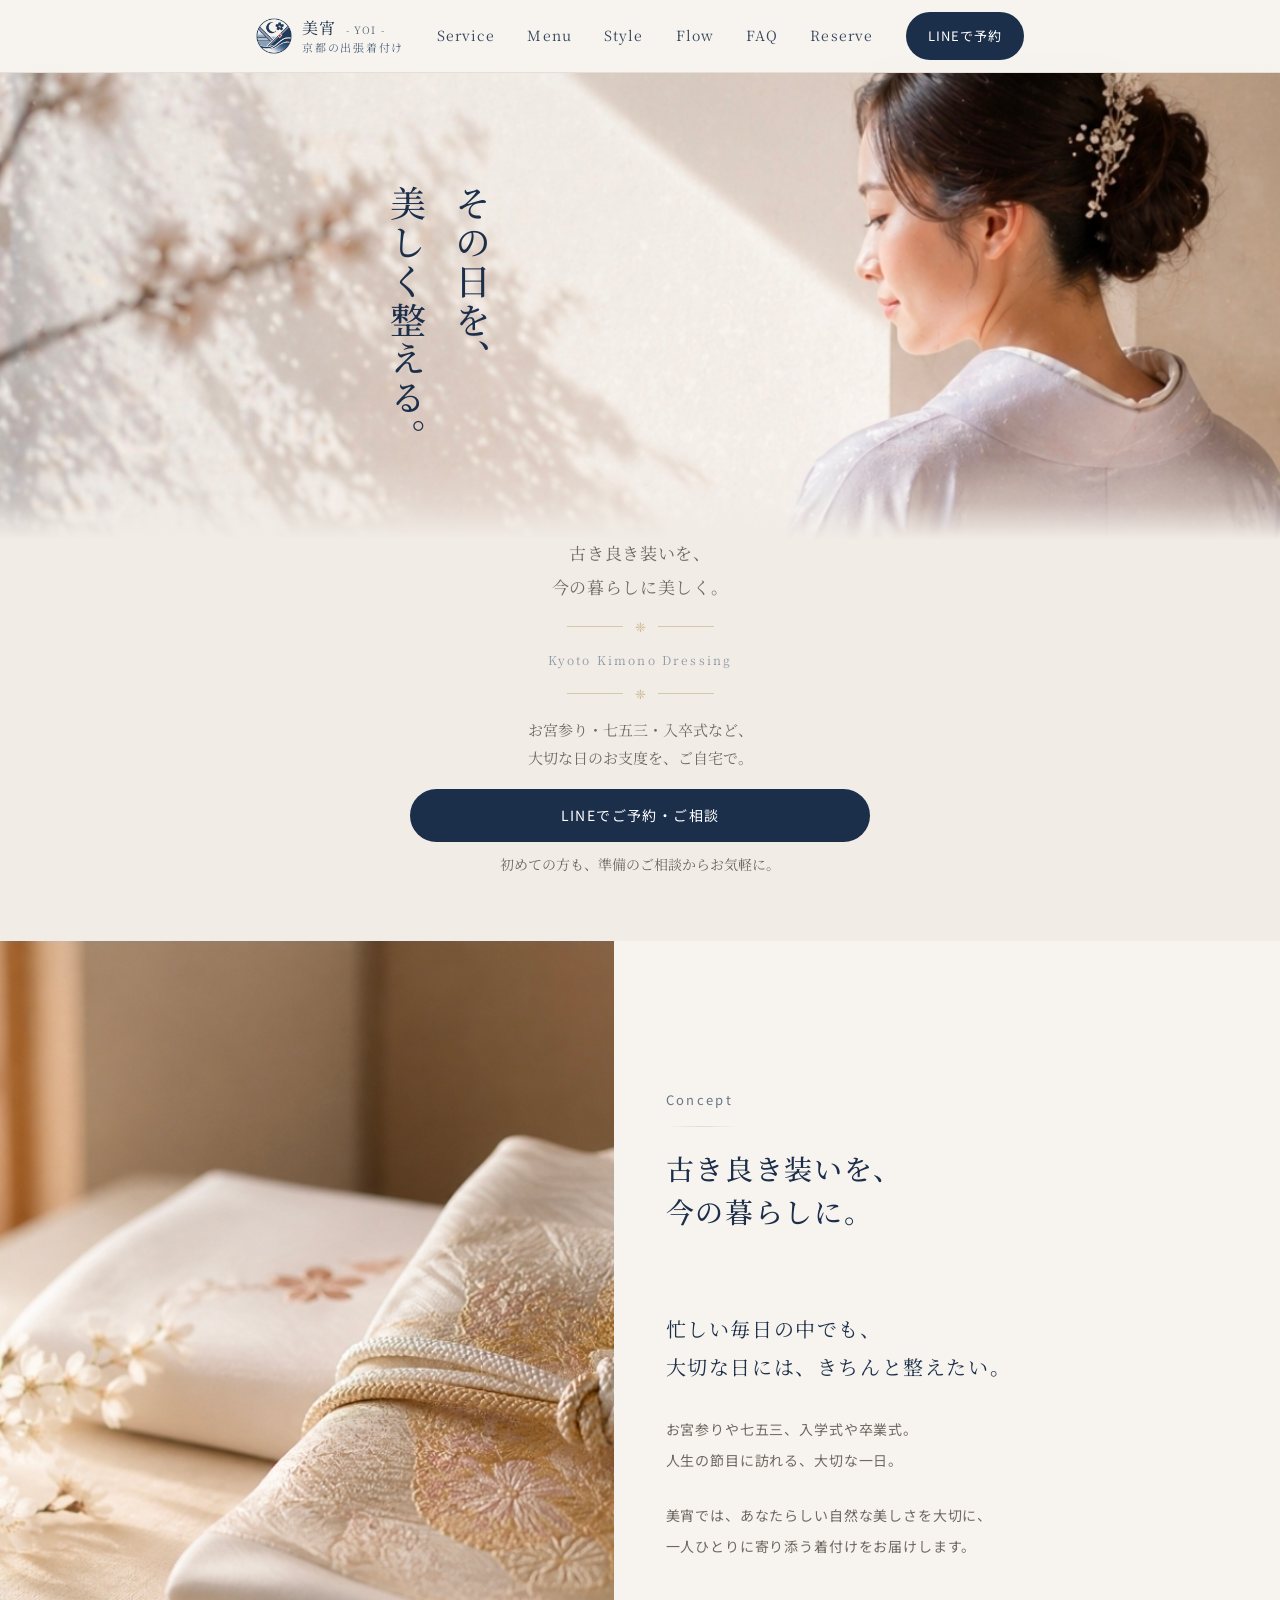
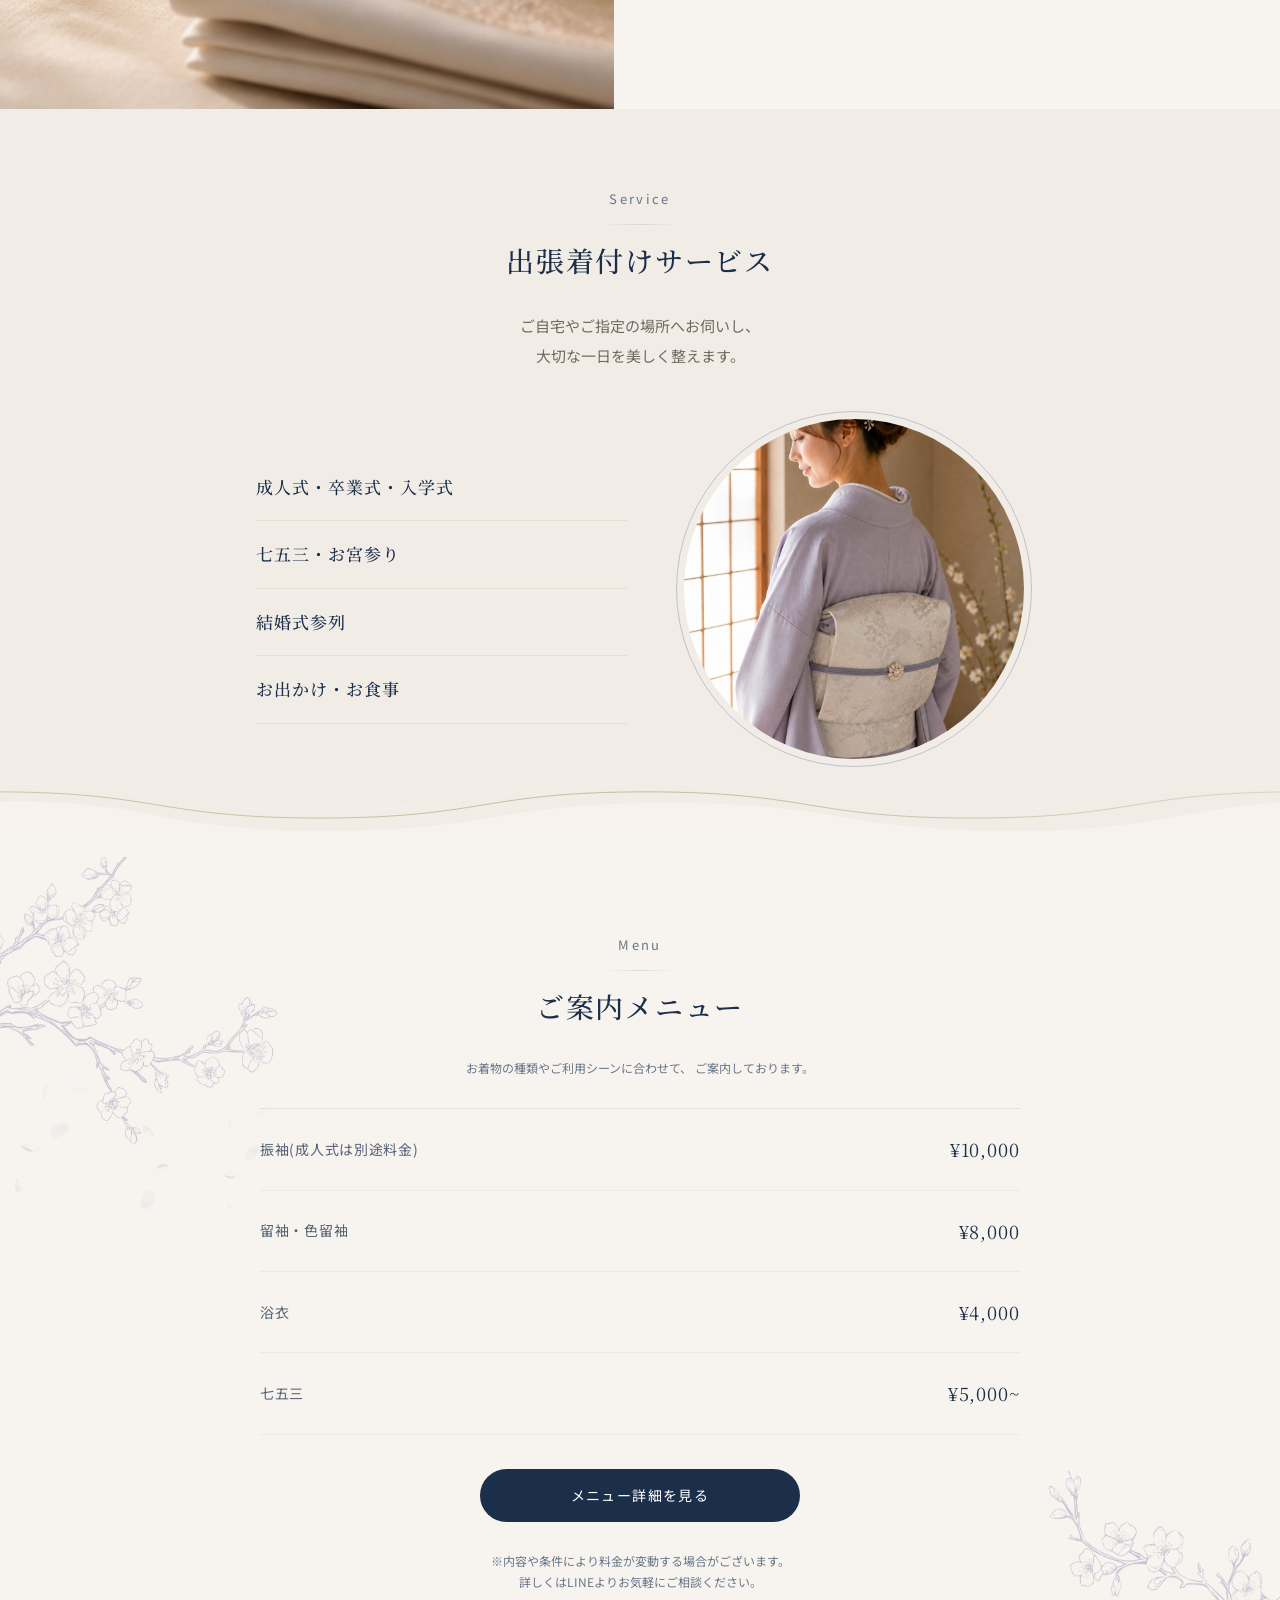
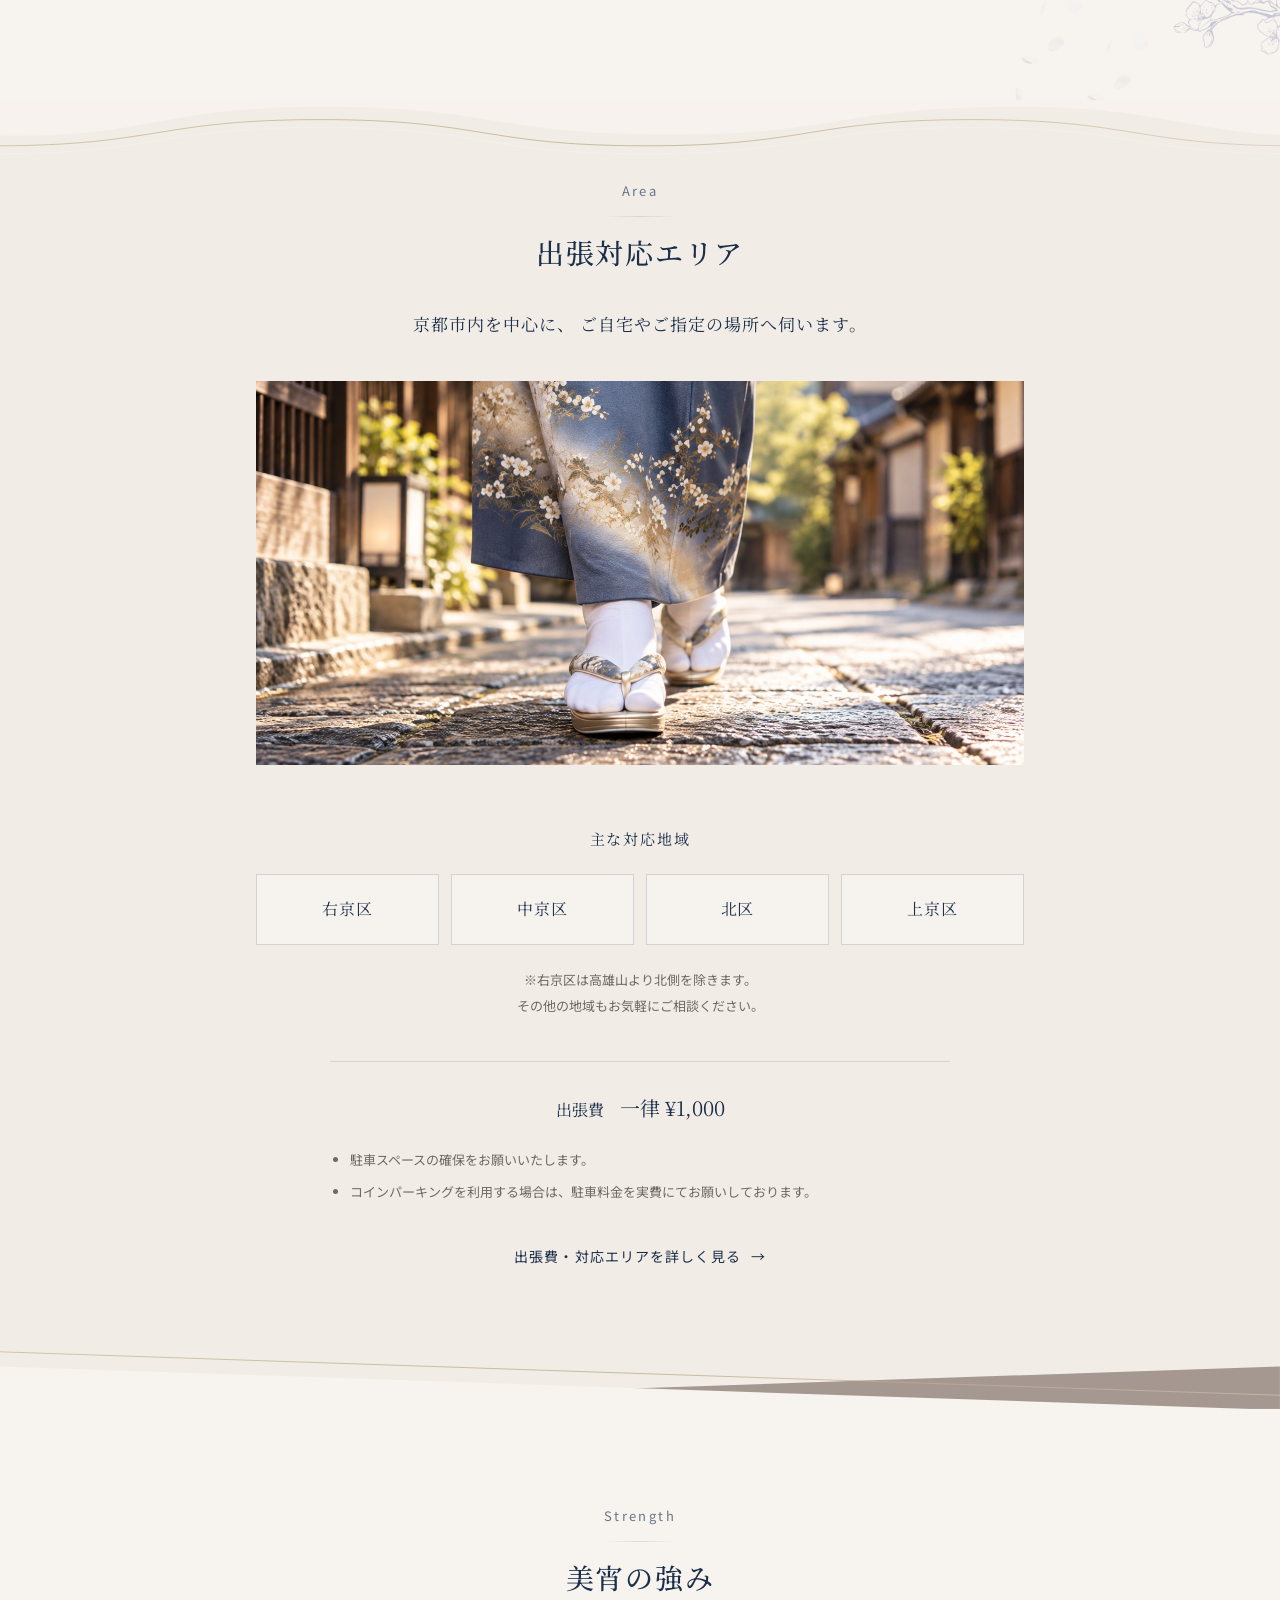
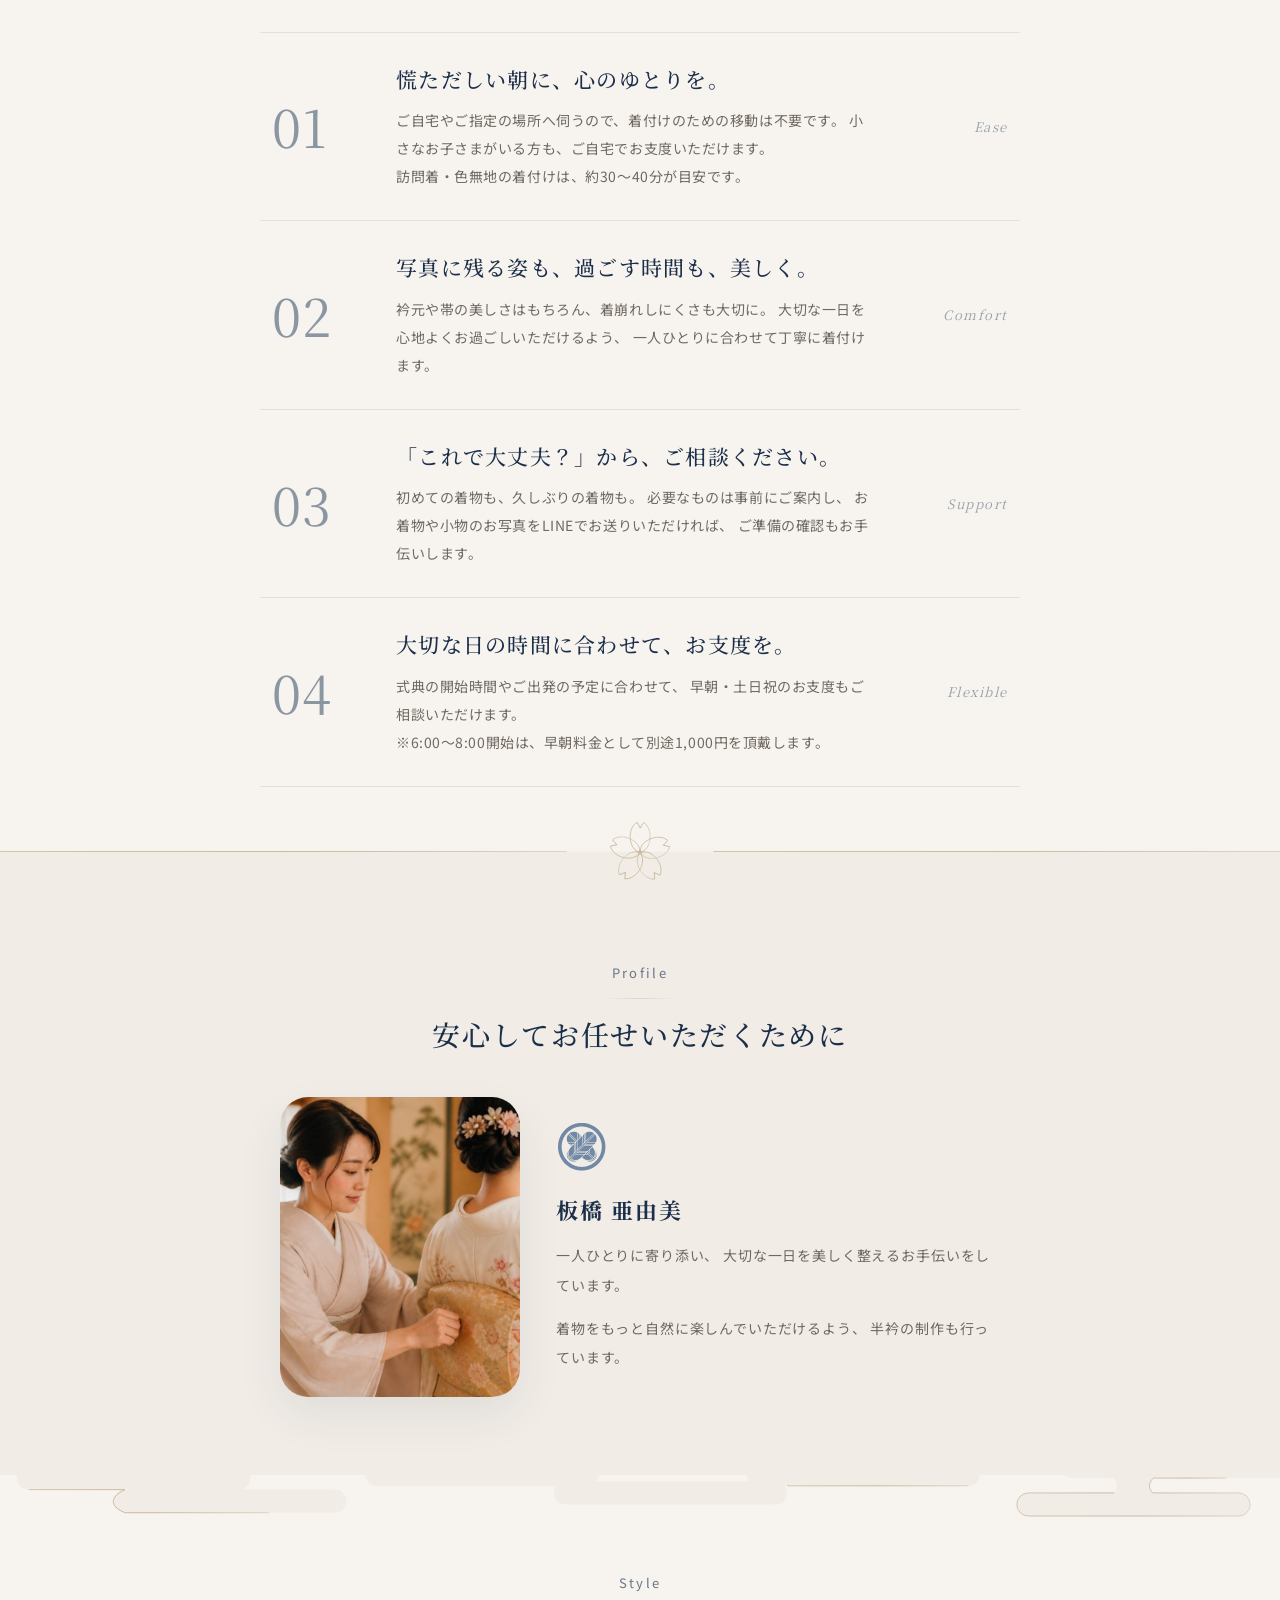
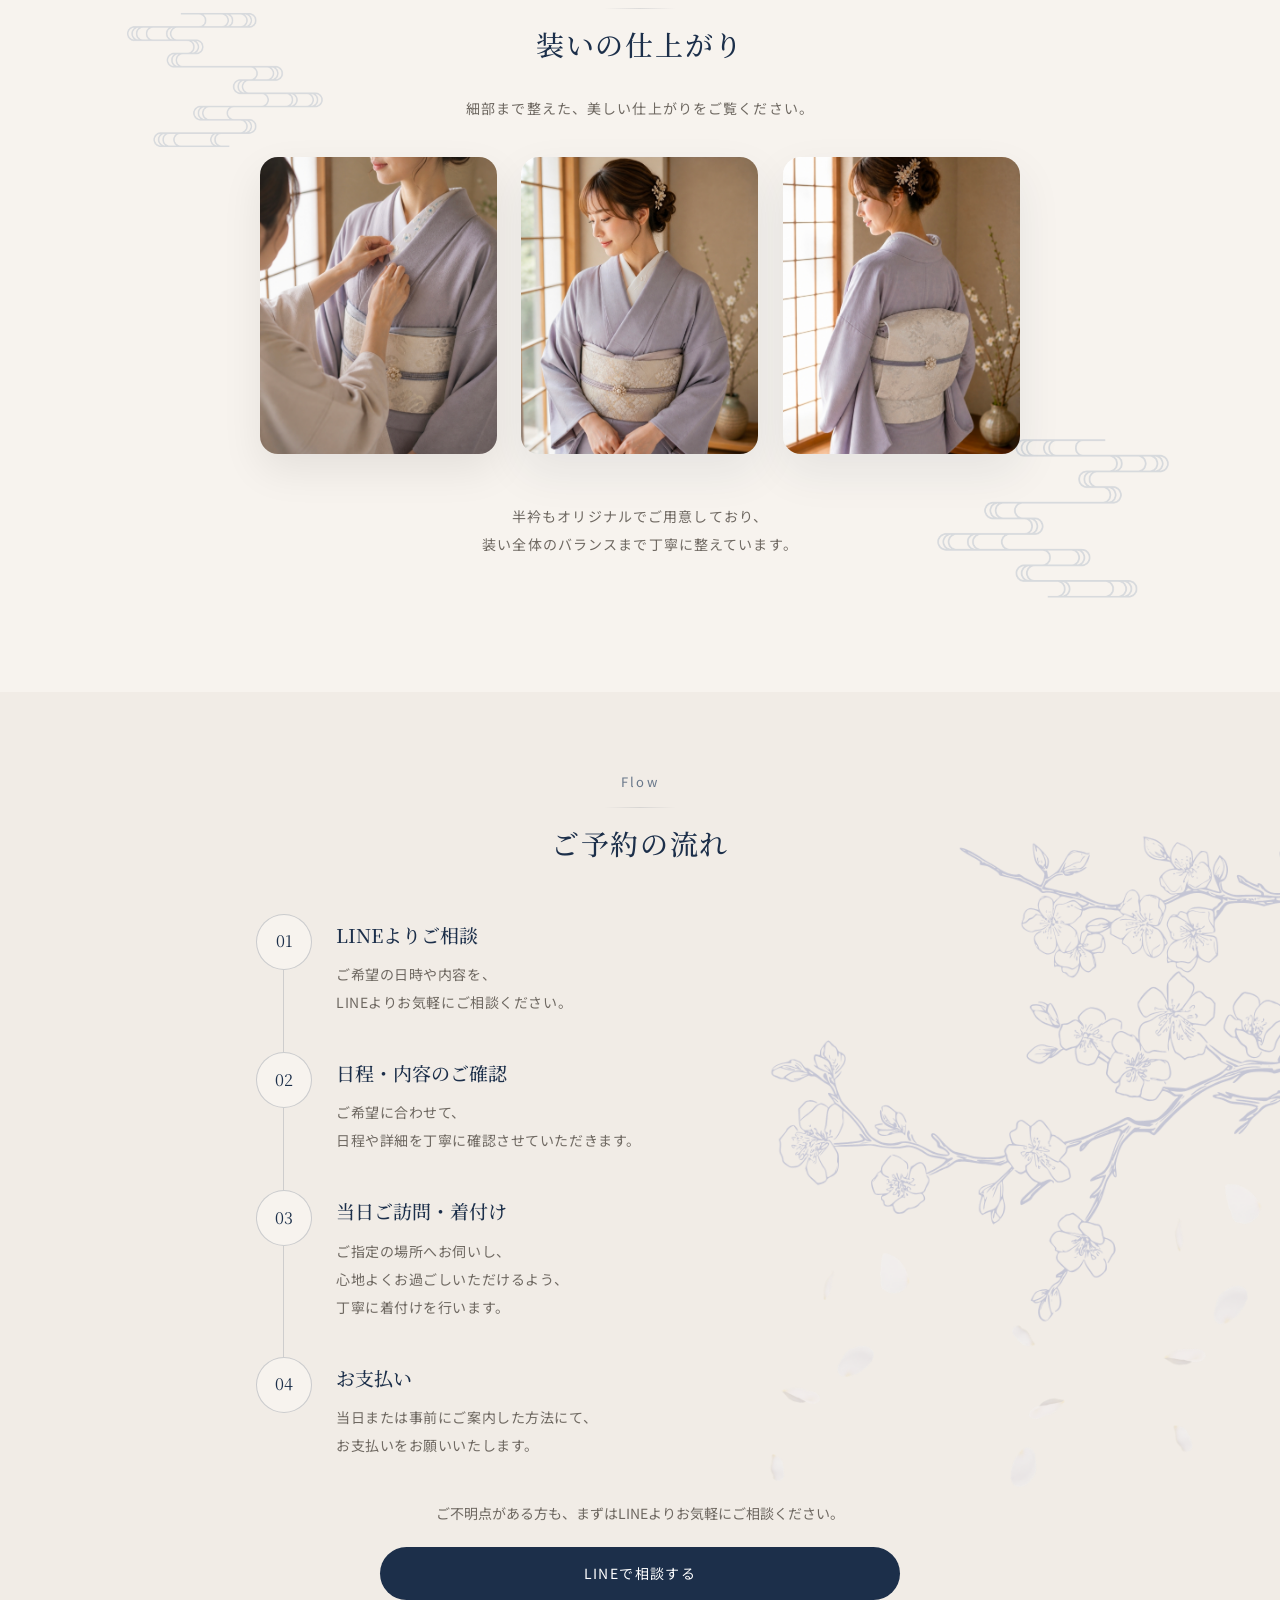
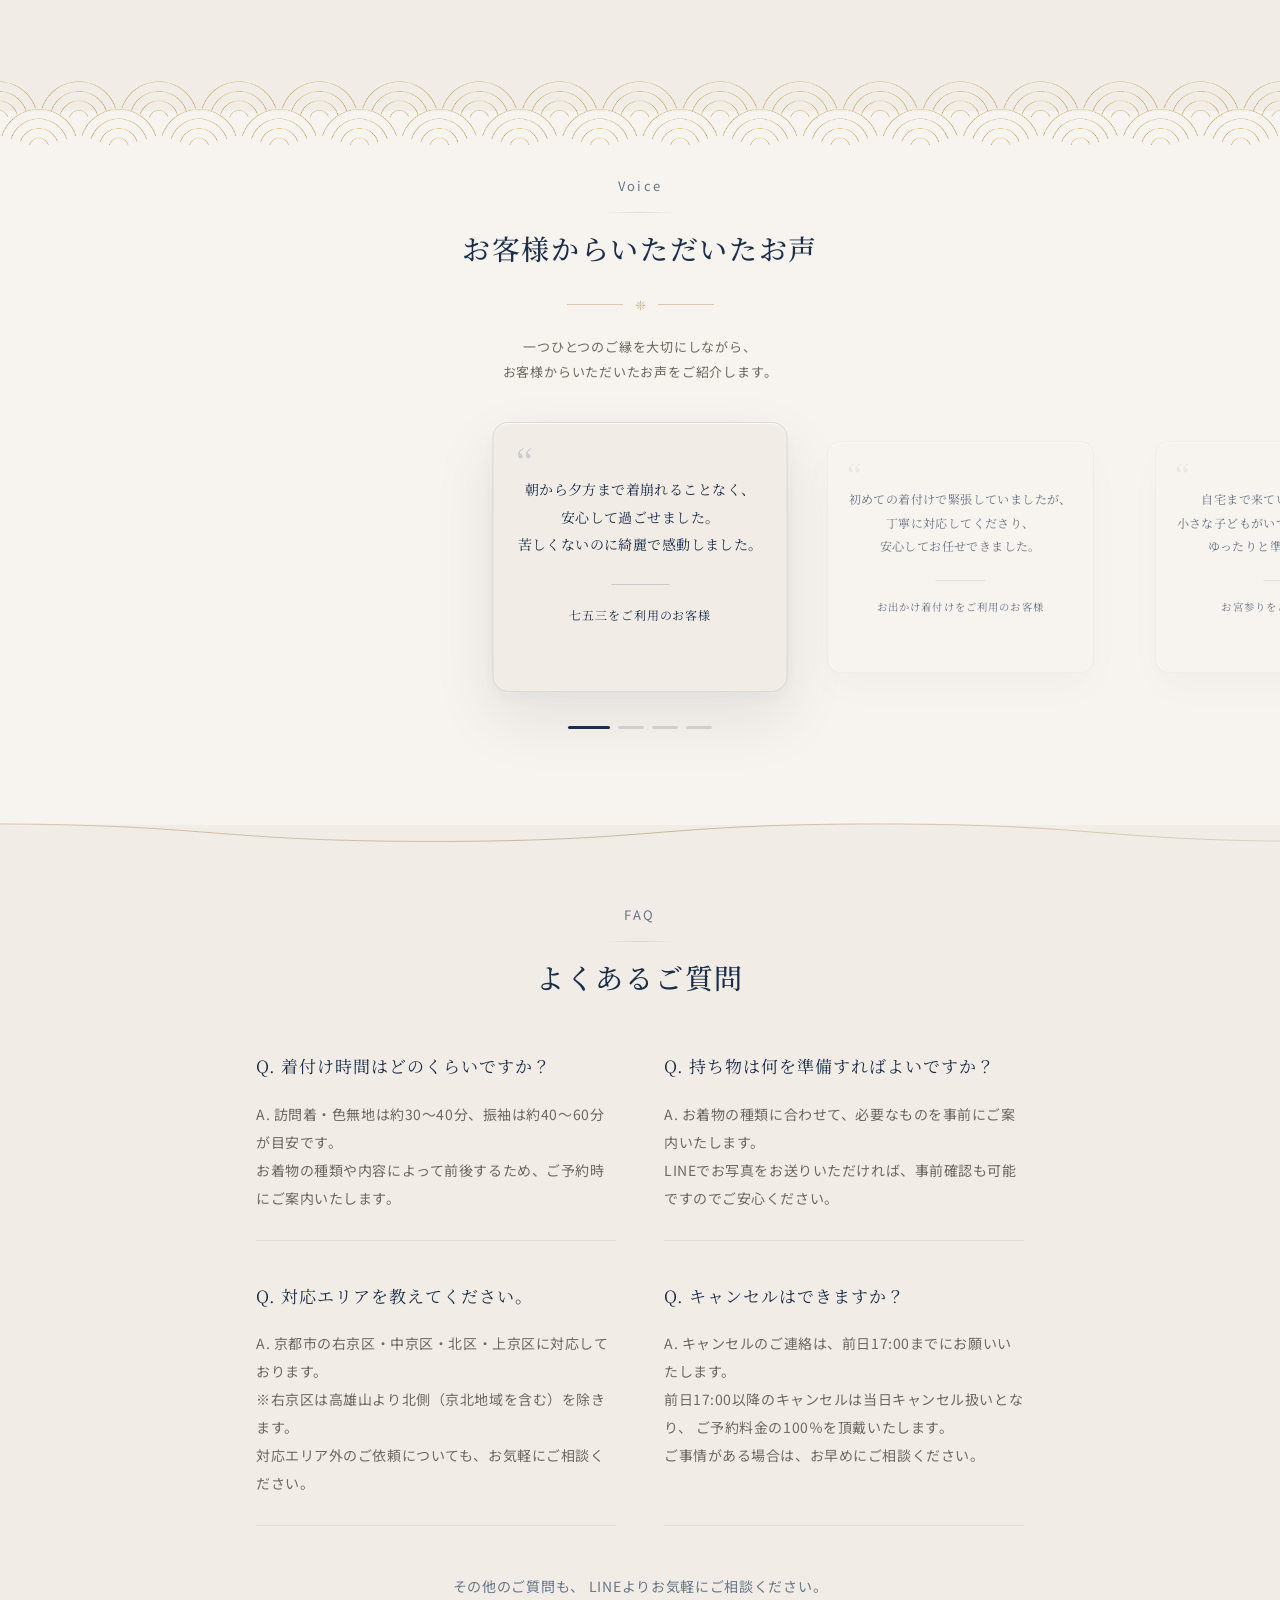
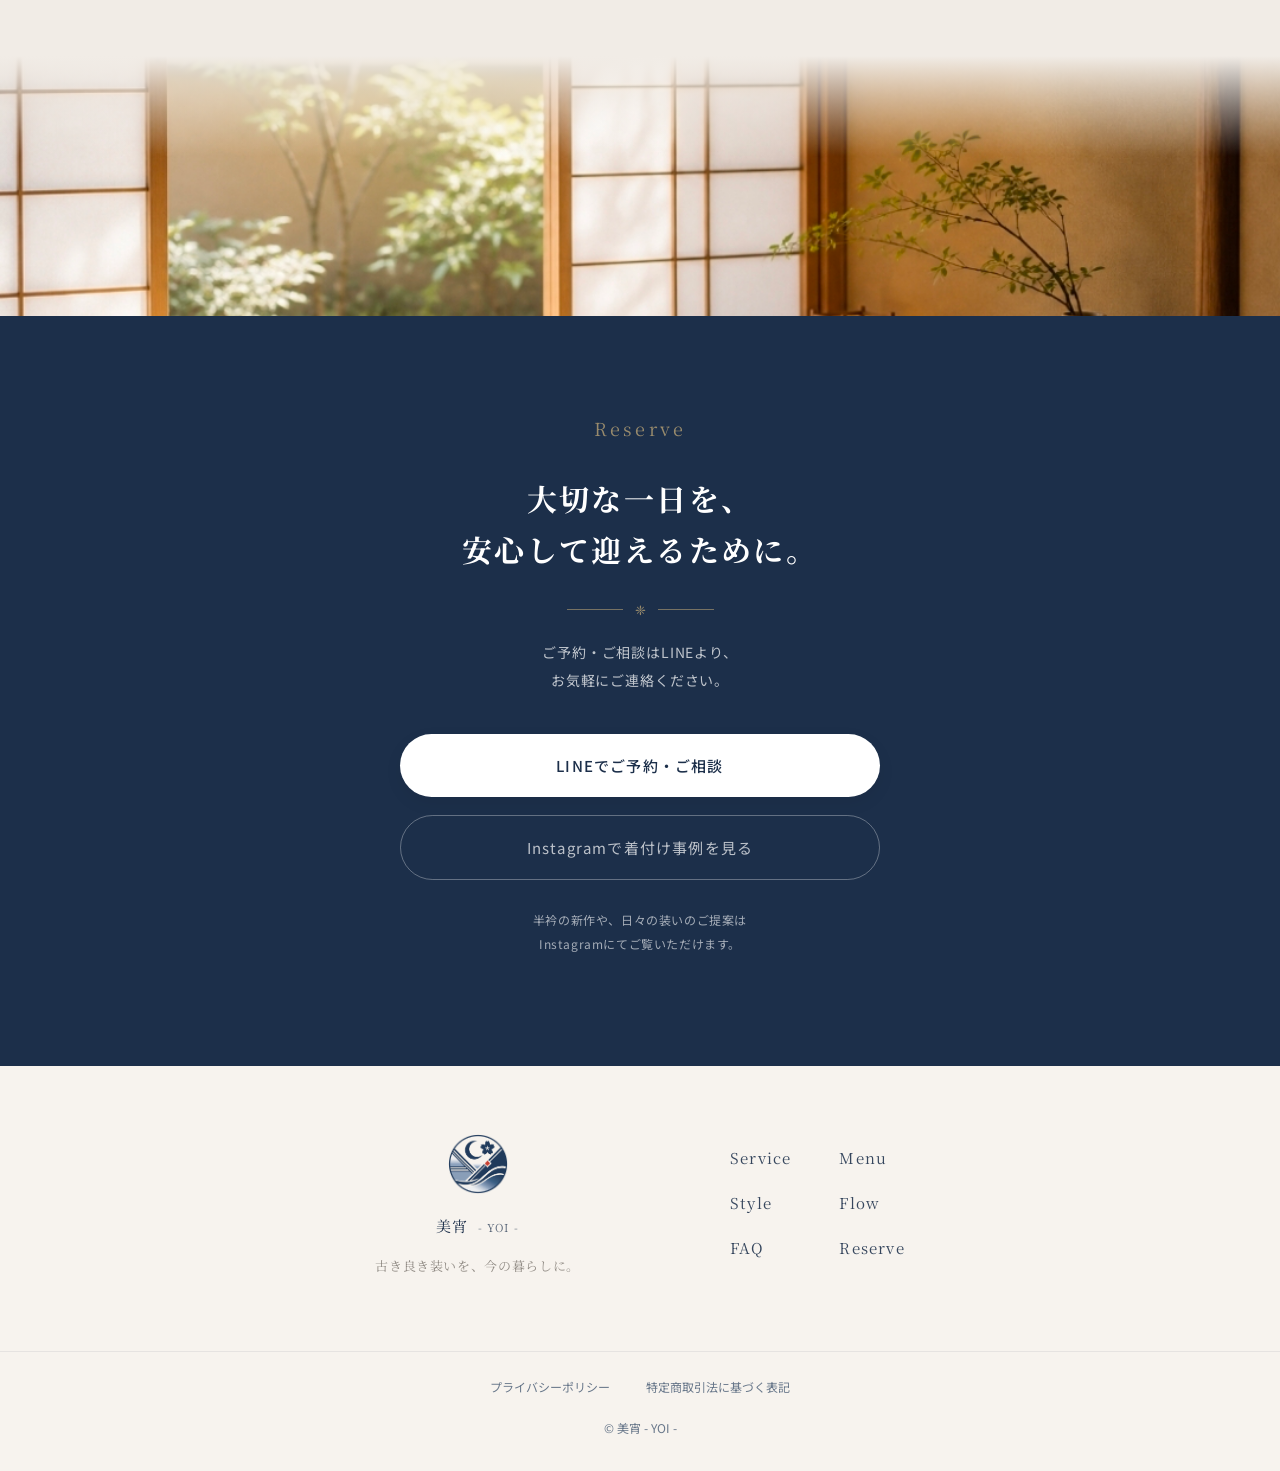
<file: index.html>
<!doctype html>
<html lang="ja">
  <head>
    <meta charset="UTF-8" />
    <meta name="viewport" content="width=device-width, initial-scale=1.0" />

    <!-- Favicon -->
    <link rel="icon" type="image/png" href="images/logo.png" />

    <title>美宵 - YOI -｜京都の出張着付け</title>
    <meta
      name="description"
      content="京都市内を中心に出張着付けを承ります。お宮参り・七五三・入学式・卒業式・結婚式参列など、大切な一日を整った美しさで。"
    />

    <link rel="preconnect" href="https://fonts.googleapis.com" />
    <link rel="preconnect" href="https://fonts.gstatic.com" crossorigin />
    <link
      href="https://fonts.googleapis.com/css2?family=Noto+Serif+JP:wght@400;500;600&family=Noto+Sans+JP:wght@400;500;700&display=swap"
      rel="stylesheet"
    />

    <link rel="stylesheet" href="css/style.css" />
  </head>

  <body>
    <!-- Header -->
    <header class="site-header">
      <div class="header__inner">
        <a href="index.html" class="header__logo">
          <img
            src="images/logo.png"
            alt="美宵 - YOI -"
            class="header__logo-img"
          />

          <div class="header__logo-text">
            <span class="header__name"> 美宵 <small>- YOI -</small> </span>

            <span class="header__sub"> 京都の出張着付け </span>
          </div>
        </a>

        <nav class="header__nav" id="headernav">
          <a href="index.html#service">Service</a>
          <a href="index.html#menu">Menu</a>
          <a href="index.html#style">Style</a>
          <a href="index.html#flow">Flow</a>
          <a href="index.html#faq">FAQ</a>
          <a href="index.html#reserve">Reserve</a>

          <div class="header__sns">
            <a href="#reserve" class="header__line-btn"> LINEで予約する </a>

            <a
              href="https://www.instagram.com/yoi.kimono/"
              class="header__sns-link"
              target="_blank"
              rel="noopener noreferrer"
            >
              Instagramを見る
            </a>
          </div>
        </nav>

        <a href="#reserve" class="header__cta"> LINEで予約 </a>

        <button
          class="header__toggle"
          id="menuToggle"
          type="button"
          aria-label="メニューを開閉"
        >
          <span></span>
          <span></span>
          <span></span>
        </button>
      </div>
    </header>

    <main>
      <!-- Hero -->
      <section class="hero">
        <div class="hero__image">
          <h1 class="hero__title">
            <span>その日を、</span>
            <span>美しく整える。</span>
          </h1>
        </div>

        <div class="concept__heading">
          <div class="hero__content">
            <p class="hero__text">
              古き良き装いを、<br />
              今の暮らしに美しく。
            </p>

            <div class="hero__divider">
              <span>❈</span>
            </div>

            <p class="hero__label">Kyoto Kimono Dressing</p>

            <div class="hero__divider">
              <span>❈</span>
            </div>

            <p class="hero__description">
              お宮参り・七五三・入卒式など、<br />
              大切な日のお支度を、ご自宅で。
            </p>

            <div class="hero__actions">
              <a href="#reserve" class="btn btn--primary">
                LINEでご予約・ご相談
              </a>
            </div>

            <p class="hero__note">初めての方も、準備のご相談からお気軽に。</p>
          </div>
        </div>
      </section>

      <!-- Concept -->
      <section class="concept section">
        <div class="container">
          <!-- 写真 -->
          <div class="concept__visual">
            <img
              src="images/concept.jpg"
              alt="美宵の装いを表す着物のイメージ"
              class="concept__img"
            />
          </div>

          <!-- 文章エリア -->
          <div class="concept__content">
            <!-- ラベル・見出し -->
            <div class="concept__heading">
              <p class="section__label">Concept</p>

              <h2 class="section__title">
                古き良き装いを、<br />
                今の暮らしに。
              </h2>
            </div>

            <!-- 本文 -->
            <div class="concept__body">
              <p class="concept__lead">
                忙しい毎日の中でも、<br />
                大切な日には、きちんと整えたい。
              </p>

              <p class="concept__text">
                お宮参りや七五三、入学式や卒業式。<br />
                人生の節目に訪れる、大切な一日。
              </p>

              <p class="concept__text">
                美宵では、あなたらしい自然な美しさを大切に、<br />
                一人ひとりに寄り添う着付けをお届けします。
              </p>
            </div>
          </div>
        </div>
      </section>

      <!-- Service -->
      <section id="service" class="service section--alt">
        <div class="container">
          <p class="section__label">Service</p>
          <h2 class="section__title">出張着付けサービス</h2>

          <p class="service__lead">
            ご自宅やご指定の場所へお伺いし、<br />
            大切な一日を美しく整えます。
          </p>

          <div class="service__body">
            <div class="service__text">
              <ul class="service__list">
                <li>成人式・卒業式・入学式</li>
                <li>七五三・お宮参り</li>
                <li>結婚式参列</li>
                <li>お出かけ・お食事</li>
              </ul>
            </div>

            <figure class="service__image">
              <img src="images/style03.jpg" alt="着物姿の女性" />
            </figure>
          </div>
        </div>
        <!-- Service 波の装飾 -->
        <div class="service__wave" aria-hidden="true">
          <img src="images/service-wave.svg" alt="" />
        </div>
      </section>

      <!-- Menu -->
      <section id="menu" class="menu section">
        <div class="container">
          <p class="section__label">Menu</p>

          <h2 class="section__title">ご案内メニュー</h2>

          <p class="menu__lead">
            お着物の種類やご利用シーンに合わせて、<br class="menu__br-sp" />
            ご案内しております。
          </p>

          <ul class="menu__list">
            <li class="menu__item">
              <span class="menu__name">振袖(成人式は別途料金)</span>
              <span class="menu__value">¥10,000</span>
            </li>

            <li class="menu__item">
              <span class="menu__name">留袖・色留袖</span>
              <span class="menu__value">¥8,000</span>
            </li>

            <li class="menu__item">
              <span class="menu__name">浴衣</span>
              <span class="menu__value">¥4,000</span>
            </li>

            <li class="menu__item">
              <span class="menu__name">七五三</span>
              <span class="menu__value">¥5,000~</span>
            </li>
          </ul>

          <div class="menu__detail-link">
            <a href="menu.html" class="btn btn--primary">
              メニュー詳細を見る
            </a>
          </div>

          <p class="menu__note">
            ※内容や条件により料金が変動する場合がございます。<br />
            詳しくはLINEよりお気軽にご相談ください。
          </p>
        </div>
      </section>

      <!-- Area -->
      <section class="area section--alt">
        <!-- Area 波の装飾 -->
        <div class="area__wave" aria-hidden="true">
          <img src="images/service-wave.svg" alt="" />
        </div>
        <div class="container">
          <div class="section-head">
            <p class="section__label">Area</p>
            <h2 class="section__title">出張対応エリア</h2>
          </div>

          <div class="area__content">
            <p class="area__intro">
              京都市内を中心に、<br class="sp-only" />
              ご自宅やご指定の場所へ伺います。
            </p>

            <!-- 京都の街並みと着物 -->
            <figure class="area__visual">
              <img
                src="images/area-kimono.png"
                alt="京都風の街並みを着物姿で歩く足元"
                loading="lazy"
              />
            </figure>

            <!-- 対応地域 -->
            <div class="area__regions">
              <p class="area__regions-title">主な対応地域</p>

              <ul class="area__region-list">
                <li>右京区</li>
                <li>中京区</li>
                <li>北区</li>
                <li>上京区</li>
              </ul>

              <p class="area__sub">
                ※右京区は高雄山より北側を除きます。<br />
                その他の地域もお気軽にご相談ください。
              </p>
            </div>

            <!-- 出張に関するご案内 -->
            <div class="area__info">
              <p class="area__fee">出張費 <span>一律 ¥1,000</span></p>

              <ul class="area__notes">
                <li>駐車スペースの確保をお願いいたします。</li>
                <li>
                  コインパーキングを利用する場合は、駐車料金を実費にてお願いしております。
                </li>
              </ul>
            </div>

            <div class="area__link-wrap">
              <a href="menu.html#area" class="area__detail-link">
                出張費・対応エリアを詳しく見る
              </a>
            </div>
          </div>
        </div>
      </section>

      <!-- Strength -->
      <section class="strength section">
        <!-- Strength 境界の装飾 -->
        <div class="strength__decoration" aria-hidden="true">
          <img src="images/strength-divider.svg" alt="" />
        </div>
        <div class="container">
          <p class="section__label">Strength</p>

          <h2 class="section__title">美宵の強み</h2>

          <div class="strength__list">
            <article class="strength__item">
              <span class="strength__number" aria-hidden="true">01</span>

              <div class="strength__inner">
                <h3 class="strength__title">慌ただしい朝に、心のゆとりを。</h3>
                <p class="strength__text">
                  ご自宅やご指定の場所へ伺うので、着付けのための移動は不要です。
                  小さなお子さまがいる方も、ご自宅でお支度いただけます。<br />
                  訪問着・色無地の着付けは、約30〜40分が目安です。
                </p>
              </div>

              <span class="strength__en" aria-hidden="true">Ease</span>
            </article>

            <article class="strength__item">
              <span class="strength__number" aria-hidden="true">02</span>

              <div class="strength__inner">
                <h3 class="strength__title">
                  写真に残る姿も、過ごす時間も、美しく。
                </h3>
                <p class="strength__text">
                  衿元や帯の美しさはもちろん、着崩れしにくさも大切に。
                  大切な一日を心地よくお過ごしいただけるよう、
                  一人ひとりに合わせて丁寧に着付けます。
                </p>
              </div>

              <span class="strength__en" aria-hidden="true">Comfort</span>
            </article>

            <article class="strength__item">
              <span class="strength__number" aria-hidden="true">03</span>

              <div class="strength__inner">
                <h3 class="strength__title">
                  「これで大丈夫？」から、ご相談ください。
                </h3>
                <p class="strength__text">
                  初めての着物も、久しぶりの着物も。
                  必要なものは事前にご案内し、
                  お着物や小物のお写真をLINEでお送りいただければ、
                  ご準備の確認もお手伝いします。
                </p>
              </div>

              <span class="strength__en" aria-hidden="true">Support</span>
            </article>

            <article class="strength__item">
              <span class="strength__number" aria-hidden="true">04</span>

              <div class="strength__inner">
                <h3 class="strength__title">
                  大切な日の時間に合わせて、お支度を。
                </h3>
                <p class="strength__text">
                  式典の開始時間やご出発の予定に合わせて、
                  早朝・土日祝のお支度もご相談いただけます。<br />
                  ※6:00〜8:00開始は、早朝料金として別途1,000円を頂戴します。
                </p>
              </div>

              <span class="strength__en" aria-hidden="true">Flexible</span>
            </article>
          </div>
        </div>
      </section>

      <!-- Profile -->
      <section class="profile section--alt">
        <!-- Profile 境界の装飾 -->
        <div class="profile__decoration" aria-hidden="true">
          <img src="images/profile-divider.svg" alt="" />
        </div>
        <div class="container">
          <p class="section__label">Profile</p>
          <h2 class="section__title">安心してお任せいただくために</h2>

          <div class="profile__inner">
            <div class="profile__img">
              <img src="images/profile.jpg" alt="着付け師" />
            </div>

            <div class="profile__text">
              <!-- 家紋 -->
              <div class="profile__kamon">
                <img src="images/yoi-kamon.svg" alt="板橋家の家紋" />
              </div>

              <h3>板橋 亜由美</h3>

              <p>
                一人ひとりに寄り添い、
                大切な一日を美しく整えるお手伝いをしています。
              </p>

              <p>
                着物をもっと自然に楽しんでいただけるよう、
                半衿の制作も行っています。
              </p>
            </div>
          </div>
        </div>
      </section>

      <!-- Style -->
      <section id="style" class="style section">
        <!-- Style 境界の装飾 -->
        <div class="style__decoration" aria-hidden="true">
          <img src="images/style-divider.svg" alt="" />
        </div>
        <div class="container">
          <p class="section__label">Style</p>
          <h2 class="section__title">装いの仕上がり</h2>

          <p class="style__lead">
            細部まで整えた、美しい仕上がりをご覧ください。
          </p>

          <div class="style__gallery">
            <img
              src="images/style01.jpg"
              class="style__img style__img--main js-lightbox"
              data-index="0"
              alt="薄紫の着物の衿元を整える着付けの様子"
            />
            <img
              src="images/style02.jpg"
              class="style__img style__img--right js-lightbox"
              data-index="1"
              alt="薄紫の着物と白い帯を合わせた着付けの正面姿"
            />
            <img
              src="images/style03.jpg"
              class="style__img style__img--left js-lightbox"
              data-index="2"
              alt="帯結びと衿元の仕上がりが分かる着物の後ろ姿"
            />
          </div>

          <p class="style__text">
            半衿もオリジナルでご用意しており、<br />
            装い全体のバランスまで丁寧に整えています。
          </p>
        </div>
      </section>

      <!-- Flow -->
      <section id="flow" class="flow section--alt">
        <div class="container">
          <p class="section__label">Flow</p>

          <h2 class="section__title">ご予約の流れ</h2>

          <div class="flow__layout">
            <!-- 左側：ご予約の流れ -->
            <div class="flow__main">
              <div class="flow__list">
                <div class="flow__item">
                  <span class="flow__num">01</span>
                  <div class="flow__content">
                    <h3>LINEよりご相談</h3>
                    <p>
                      ご希望の日時や内容を、<br />
                      LINEよりお気軽にご相談ください。
                    </p>
                  </div>
                </div>

                <div class="flow__item">
                  <span class="flow__num">02</span>
                  <div class="flow__content">
                    <h3>日程・内容のご確認</h3>
                    <p>
                      ご希望に合わせて、<br />
                      日程や詳細を丁寧に確認させていただきます。
                    </p>
                  </div>
                </div>

                <div class="flow__item">
                  <span class="flow__num">03</span>
                  <div class="flow__content">
                    <h3>当日ご訪問・着付け</h3>
                    <p>
                      ご指定の場所へお伺いし、<br />
                      心地よくお過ごしいただけるよう、<br />
                      丁寧に着付けを行います。
                    </p>
                  </div>
                </div>

                <div class="flow__item">
                  <span class="flow__num">04</span>
                  <div class="flow__content">
                    <h3>お支払い</h3>
                    <p>
                      当日または事前にご案内した方法にて、<br />
                      お支払いをお願いいたします。
                    </p>
                  </div>
                </div>
              </div>
            </div>
          </div>

          <!-- LINEへの導線 -->
          <div class="flow__cta">
            <p class="flow__cta-text">
              ご不明点がある方も、まずはLINEよりお気軽にご相談ください。
            </p>

            <a href="#reserve" class="btn btn--primary"> LINEで相談する </a>
          </div>
        </div>
      </section>

      <!-- Voice -->
      <section class="voice section">
        <!-- Voice 境界の装飾 -->
        <div class="voice__decoration" aria-hidden="true">
          <img src="images/voice-divider.svg" alt="" />
        </div>
        <div class="container">
          <div class="section-head center">
            <p class="section__label">Voice</p>
            <h2 class="section__title">お客様からいただいたお声</h2>

            <div class="voice__divider" aria-hidden="true">
              <span>❈</span>
            </div>

            <p class="voice__lead">
              一つひとつのご縁を大切にしながら、<br />
              お客様からいただいたお声をご紹介します。
            </p>
          </div>

          <div class="voice-slider">
            <div class="voice-slider__viewport">
              <div class="voice-slider__track">
                <article class="voice-card">
                  <span class="voice-card__quote" aria-hidden="true">“</span>

                  <p class="voice-card__text">
                    朝から夕方まで着崩れることなく、<br />
                    安心して過ごせました。<br />
                    苦しくないのに綺麗で感動しました。
                  </p>

                  <span class="voice-card__line"></span>

                  <p class="voice-card__customer">七五三をご利用のお客様</p>
                </article>

                <article class="voice-card">
                  <span class="voice-card__quote" aria-hidden="true">“</span>

                  <p class="voice-card__text">
                    初めての着付けで緊張していましたが、<br />
                    丁寧に対応してくださり、<br />
                    安心してお任せできました。
                  </p>

                  <span class="voice-card__line"></span>

                  <p class="voice-card__customer">
                    お出かけ着付けをご利用のお客様
                  </p>
                </article>

                <article class="voice-card">
                  <span class="voice-card__quote" aria-hidden="true">“</span>

                  <p class="voice-card__text">
                    自宅まで来ていただけたので、<br />
                    小さな子どもがいても慌てることなく、<br />
                    ゆったりと準備できました。
                  </p>

                  <span class="voice-card__line"></span>

                  <p class="voice-card__customer">お宮参りをご利用のお客様</p>
                </article>

                <article class="voice-card">
                  <span class="voice-card__quote" aria-hidden="true">“</span>

                  <p class="voice-card__text">
                    大切な一日を気持ちよく迎えられました。<br />
                    最後まで着崩れることもなく、<br />
                    またお願いしたいと思いました。
                  </p>

                  <span class="voice-card__line"></span>

                  <p class="voice-card__customer">結婚式参列のお客様</p>
                </article>
              </div>
            </div>

            <div class="voice-slider__dots" aria-label="お客様の声を切り替える">
              <button
                class="voice-slider__dot is-active"
                type="button"
                aria-label="1件目のお声を表示"
                aria-current="true"
              ></button>

              <button
                class="voice-slider__dot"
                type="button"
                aria-label="2件目のお声を表示"
              ></button>

              <button
                class="voice-slider__dot"
                type="button"
                aria-label="3件目のお声を表示"
              ></button>

              <button
                class="voice-slider__dot"
                type="button"
                aria-label="4件目のお声を表示"
              ></button>
            </div>
          </div>
        </div>
      </section>

      <!-- FAQ -->
      <section id="faq" class="faq section--alt">
        <!-- FAQ 境界の装飾 -->
        <div class="faq__decoration" aria-hidden="true">
          <img src="images/faq-divider.svg" alt="" />
        </div>
        <div class="container">
          <p class="section__label">FAQ</p>
          <h2 class="section__title">よくあるご質問</h2>

          <div class="faq__list">
            <!-- 着付け時間 -->
            <div class="faq__item">
              <p class="faq__q">Q. 着付け時間はどのくらいですか？</p>
              <p class="faq__a">
                A. 訪問着・色無地は約30〜40分、振袖は約40〜60分が目安です。<br />
                お着物の種類や内容によって前後するため、ご予約時にご案内いたします。
              </p>
            </div>

            <!-- 持ち物・準備 -->
            <div class="faq__item">
              <p class="faq__q">Q. 持ち物は何を準備すればよいですか？</p>
              <p class="faq__a">
                A.
                お着物の種類に合わせて、必要なものを事前にご案内いたします。<br />
                LINEでお写真をお送りいただければ、事前確認も可能ですのでご安心ください。
              </p>
            </div>

            <!-- 対応エリア -->
            <div class="faq__item">
              <p class="faq__q">Q. 対応エリアを教えてください。</p>
              <p class="faq__a">
                A. 京都市の右京区・中京区・北区・上京区に対応しております。<br />
                ※右京区は高雄山より北側（京北地域を含む）を除きます。<br />
                対応エリア外のご依頼についても、お気軽にご相談ください。
              </p>
            </div>

            <!-- キャンセル -->
            <div class="faq__item">
              <p class="faq__q">Q. キャンセルはできますか？</p>
              <p class="faq__a">
                A. キャンセルのご連絡は、前日17:00までにお願いいたします。<br />
                前日17:00以降のキャンセルは当日キャンセル扱いとなり、
                ご予約料金の100％を頂戴いたします。<br />
                ご事情がある場合は、お早めにご相談ください。
              </p>
            </div>
          </div>

          <p class="faq__note">
            その他のご質問も、<br class="sp-only" />
            LINEよりお気軽にご相談ください。
          </p>
        </div>

        <div class="faq__image">
          <img src="images/faq.jpg" alt="和を感じさせる部屋のイメージ" />
        </div>
      </section>

      <!-- Reserve -->
      <section id="reserve" class="reserve">
        <div class="container">
          <p class="reserve__label">Reserve</p>

          <h2 class="reserve__title">
            大切な一日を、<br />
            安心して迎えるために。
          </h2>

          <div class="reserve__divider" aria-hidden="true">
            <span>❈</span>
          </div>

          <p class="reserve__text">
            ご予約・ご相談はLINEより、<br />
            お気軽にご連絡ください。
          </p>

          <div class="reserve__buttons">
            <a
              href="https://www.linebiz.com/jp/service/line-official-account/"
              target="_blank"
              rel="noopener noreferrer"
              class="reserve__btn reserve__btn--line"
            >
              LINEでご予約・ご相談
            </a>

            <a
              href="https://www.instagram.com/yoi.kimono"
              class="reserve__btn reserve__btn--instagram"
            >
              Instagramで着付け事例を見る
            </a>
          </div>

          <p class="reserve__note">
            半衿の新作や、日々の装いのご提案は<br />
            Instagramにてご覧いただけます。
          </p>
        </div>
      </section>
    </main>

    <!-- Footer -->
    <footer class="footer">
      <div class="footer__inner">
        <div class="footer__brand">
          <img
            src="images/logo.png"
            alt="美宵 - YOI -"
            class="footer__logo-img"
          />

          <p class="footer__logo-text">美宵 <span>- YOI -</span></p>

          <p class="footer__message">古き良き装いを、今の暮らしに。</p>
        </div>

        <nav class="footer__nav">
          <a href="index.html#service">Service</a>
          <a href="index.html#menu">Menu</a>
          <a href="index.html#style">Style</a>
          <a href="index.html#flow">Flow</a>
          <a href="index.html#faq">FAQ</a>
          <a href="index.html#reserve">Reserve</a>
        </nav>
      </div>

      <div class="footer__links">
        <a href="policy.html">プライバシーポリシー</a>
        <a href="law.html">特定商取引法に基づく表記</a>
      </div>

      <p class="footer__copy">© 美宵 - YOI -</p>
    </footer>

    <a href="..." class="fixed-line is-hidden"> LINEで予約 </a>

    <div class="lightbox" id="lightbox">
      <button
        class="lightbox__close"
        id="lightboxClose"
        type="button"
        aria-label="画像を閉じる"
      >
        ×
      </button>

      <button
        class="lightbox__prev"
        id="lightboxPrev"
        type="button"
        aria-label="前の画像へ"
      >
        ‹
      </button>

      <img alt="" class="lightbox__img" id="lightboxImg" />

      <button
        class="lightbox__next"
        id="lightboxNext"
        type="button"
        aria-label="次の画像へ"
      >
        ›
      </button>
    </div>

    <script src="js/main.js"></script>
  </body>
</html>
</file>
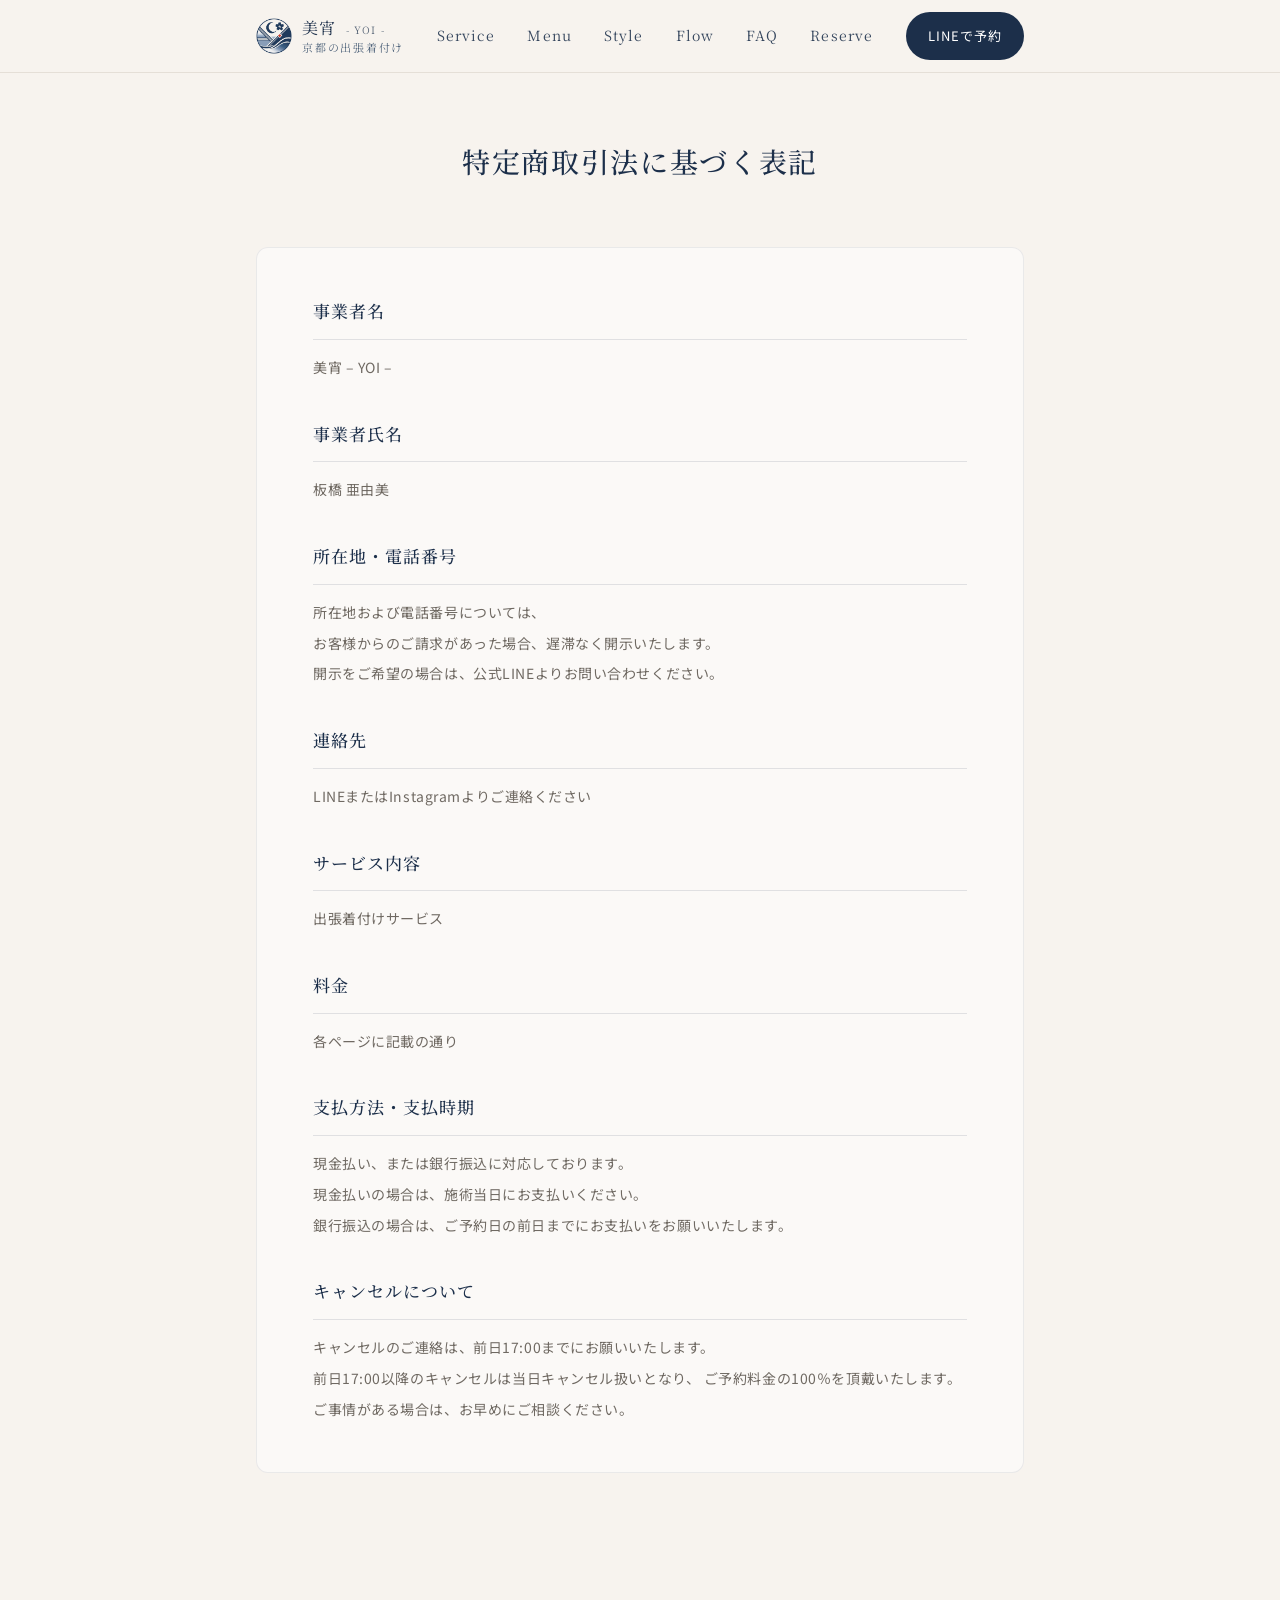
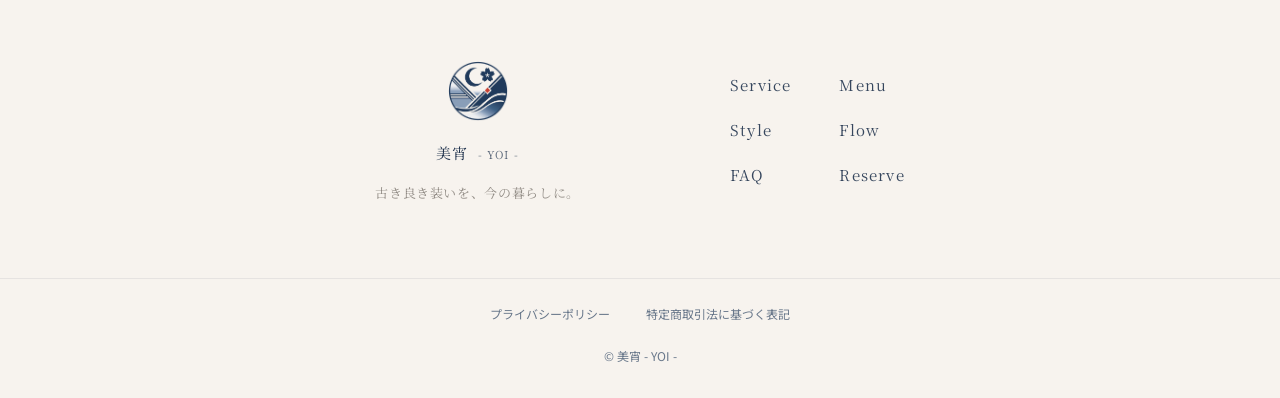
<file: law.html>
<!doctype html>
<html lang="ja">
  <head>
    <meta charset="UTF-8" />
    <meta name="viewport" content="width=device-width, initial-scale=1.0" />

    <!-- Favicon -->
    <link rel="icon" type="image/png" href="images/logo.png" />

    <title>美宵 - YOI -｜京都の出張着付け</title>
    <meta
      name="description"
      content="京都市内を中心に出張着付けを承ります。お宮参り・七五三・入学式・卒業式・結婚式参列など、大切な一日を整った美しさで。"
    />

    <link rel="preconnect" href="https://fonts.googleapis.com" />
    <link rel="preconnect" href="https://fonts.gstatic.com" crossorigin />
    <link
      href="https://fonts.googleapis.com/css2?family=Noto+Serif+JP:wght@400;500;600&family=Noto+Sans+JP:wght@400;500;700&display=swap"
      rel="stylesheet"
    />

    <link rel="stylesheet" href="css/style.css" />
    <link rel="stylesheet" href="css/legal.css" />
  </head>

  <body>
    <!-- Header -->
    <header class="site-header">
      <div class="header__inner">
        <a href="index.html" class="header__logo">
          <img
            src="images/logo.png"
            alt="美宵 - YOI -"
            class="header__logo-img"
          />

          <div class="header__logo-text">
            <span class="header__name"> 美宵 <small>- YOI -</small> </span>

            <span class="header__sub"> 京都の出張着付け </span>
          </div>
        </a>

        <nav class="header__nav" id="headernav">
          <a href="index.html#service">Service</a>
          <a href="index.html#menu">Menu</a>
          <a href="index.html#style">Style</a>
          <a href="index.html#flow">Flow</a>
          <a href="index.html#faq">FAQ</a>
          <a href="index.html#reserve">Reserve</a>

          <div class="header__sns">
            <a href="index.html#reserve" class="header__line-btn">
              LINEで予約する
            </a>

            <a
              href="https://www.instagram.com/yoi.kimono/"
              class="header__sns-link"
              target="_blank"
              rel="noopener noreferrer"
            >
              Instagramを見る
            </a>
          </div>
        </nav>

        <a href="index.html#reserve" class="header__cta"> LINEで予約 </a>

        <button
          class="header__toggle"
          id="menuToggle"
          type="button"
          aria-label="メニューを開閉"
        >
          <span></span>
          <span></span>
          <span></span>
        </button>
      </div>
    </header>

    <main class="subpage-main">
      <section class="policy-page section">
        <div class="container">
          <h1 class="section__title">特定商取引法に基づく表記</h1>

          <div class="policy__content">
            <h2>事業者名</h2>
            <p>美宵 – YOI –</p>

            <h2>事業者氏名</h2>
            <p>板橋 亜由美</p>

            <h2>所在地・電話番号</h2>
            <p>
              所在地および電話番号については、<br />
              お客様からのご請求があった場合、遅滞なく開示いたします。<br />
              開示をご希望の場合は、公式LINEよりお問い合わせください。
            </p>

            <h2>連絡先</h2>
            <p>LINEまたはInstagramよりご連絡ください</p>

            <h2>サービス内容</h2>
            <p>出張着付けサービス</p>

            <h2>料金</h2>
            <p>各ページに記載の通り</p>

            <h2>支払方法・支払時期</h2>
            <p>
              現金払い、または銀行振込に対応しております。<br />
              現金払いの場合は、施術当日にお支払いください。<br />
              銀行振込の場合は、ご予約日の前日までにお支払いをお願いいたします。
            </p>

            <h2>キャンセルについて</h2>
            <p>
              キャンセルのご連絡は、前日17:00までにお願いいたします。<br />
              前日17:00以降のキャンセルは当日キャンセル扱いとなり、
              ご予約料金の100％を頂戴いたします。<br />
              ご事情がある場合は、お早めにご相談ください。
            </p>
          </div>
        </div>
      </section>
    </main>

    <!-- Footer -->
    <footer class="footer">
      <div class="footer__inner">
        <div class="footer__brand">
          <img
            src="images/logo.png"
            alt="美宵 - YOI -"
            class="footer__logo-img"
          />

          <p class="footer__logo-text">美宵 <span>- YOI -</span></p>

          <p class="footer__message">古き良き装いを、今の暮らしに。</p>
        </div>

        <nav class="footer__nav">
          <a href="index.html#service">Service</a>
          <a href="index.html#menu">Menu</a>
          <a href="index.html#style">Style</a>
          <a href="index.html#flow">Flow</a>
          <a href="index.html#faq">FAQ</a>
          <a href="index.html#reserve">Reserve</a>
        </nav>
      </div>

      <div class="footer__links">
        <a href="policy.html">プライバシーポリシー</a>
        <a href="law.html">特定商取引法に基づく表記</a>
      </div>

      <p class="footer__copy">© 美宵 - YOI -</p>
    </footer>

    <a href="#reserve" class="fixed-line"> LINEで予約 </a>

    <div class="lightbox" id="lightbox">
      <button
        class="lightbox__close"
        id="lightboxClose"
        type="button"
        aria-label="画像を閉じる"
      >
        ×
      </button>

      <button
        class="lightbox__prev"
        id="lightboxPrev"
        type="button"
        aria-label="前の画像へ"
      >
        ‹
      </button>

      <img alt="" class="lightbox__img" id="lightboxImg" />

      <button
        class="lightbox__next"
        id="lightboxNext"
        type="button"
        aria-label="次の画像へ"
      >
        ›
      </button>
    </div>

    <script src="js/main.js"></script>
  </body>
</html>
</file>
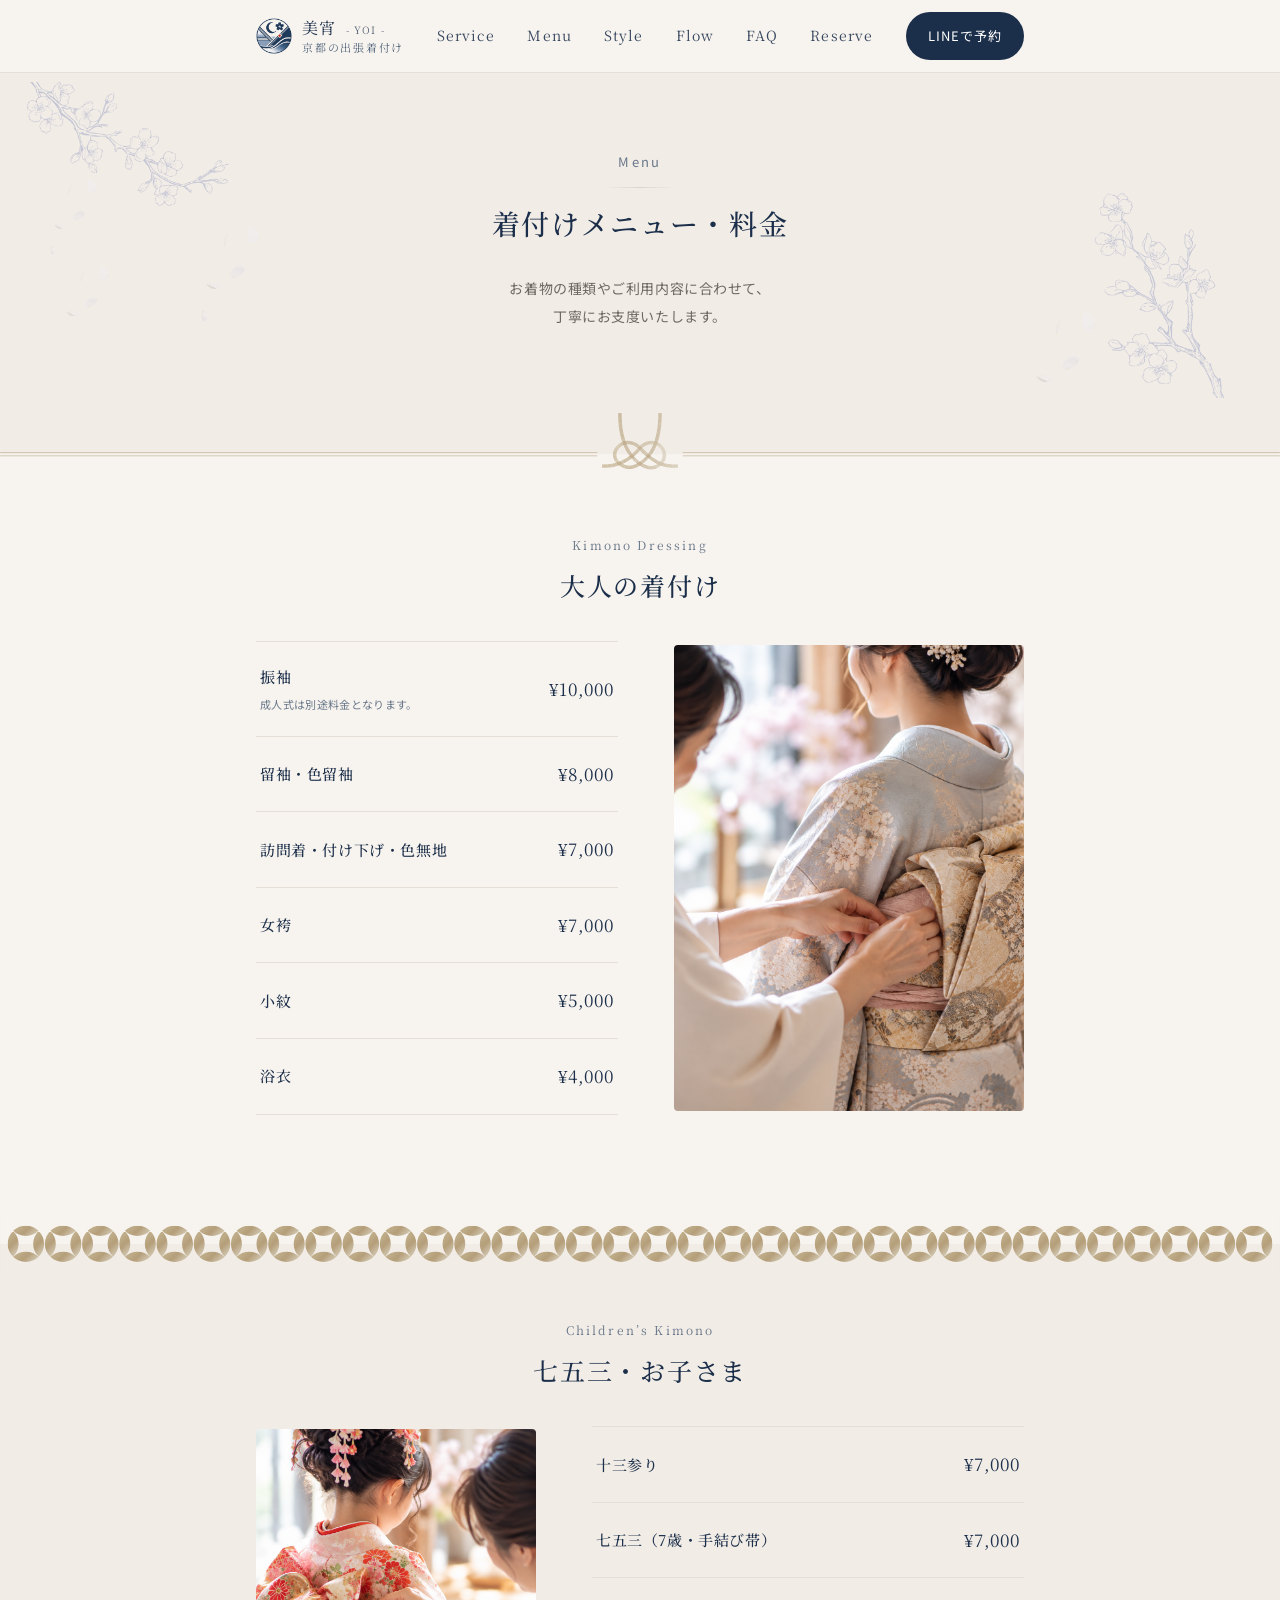
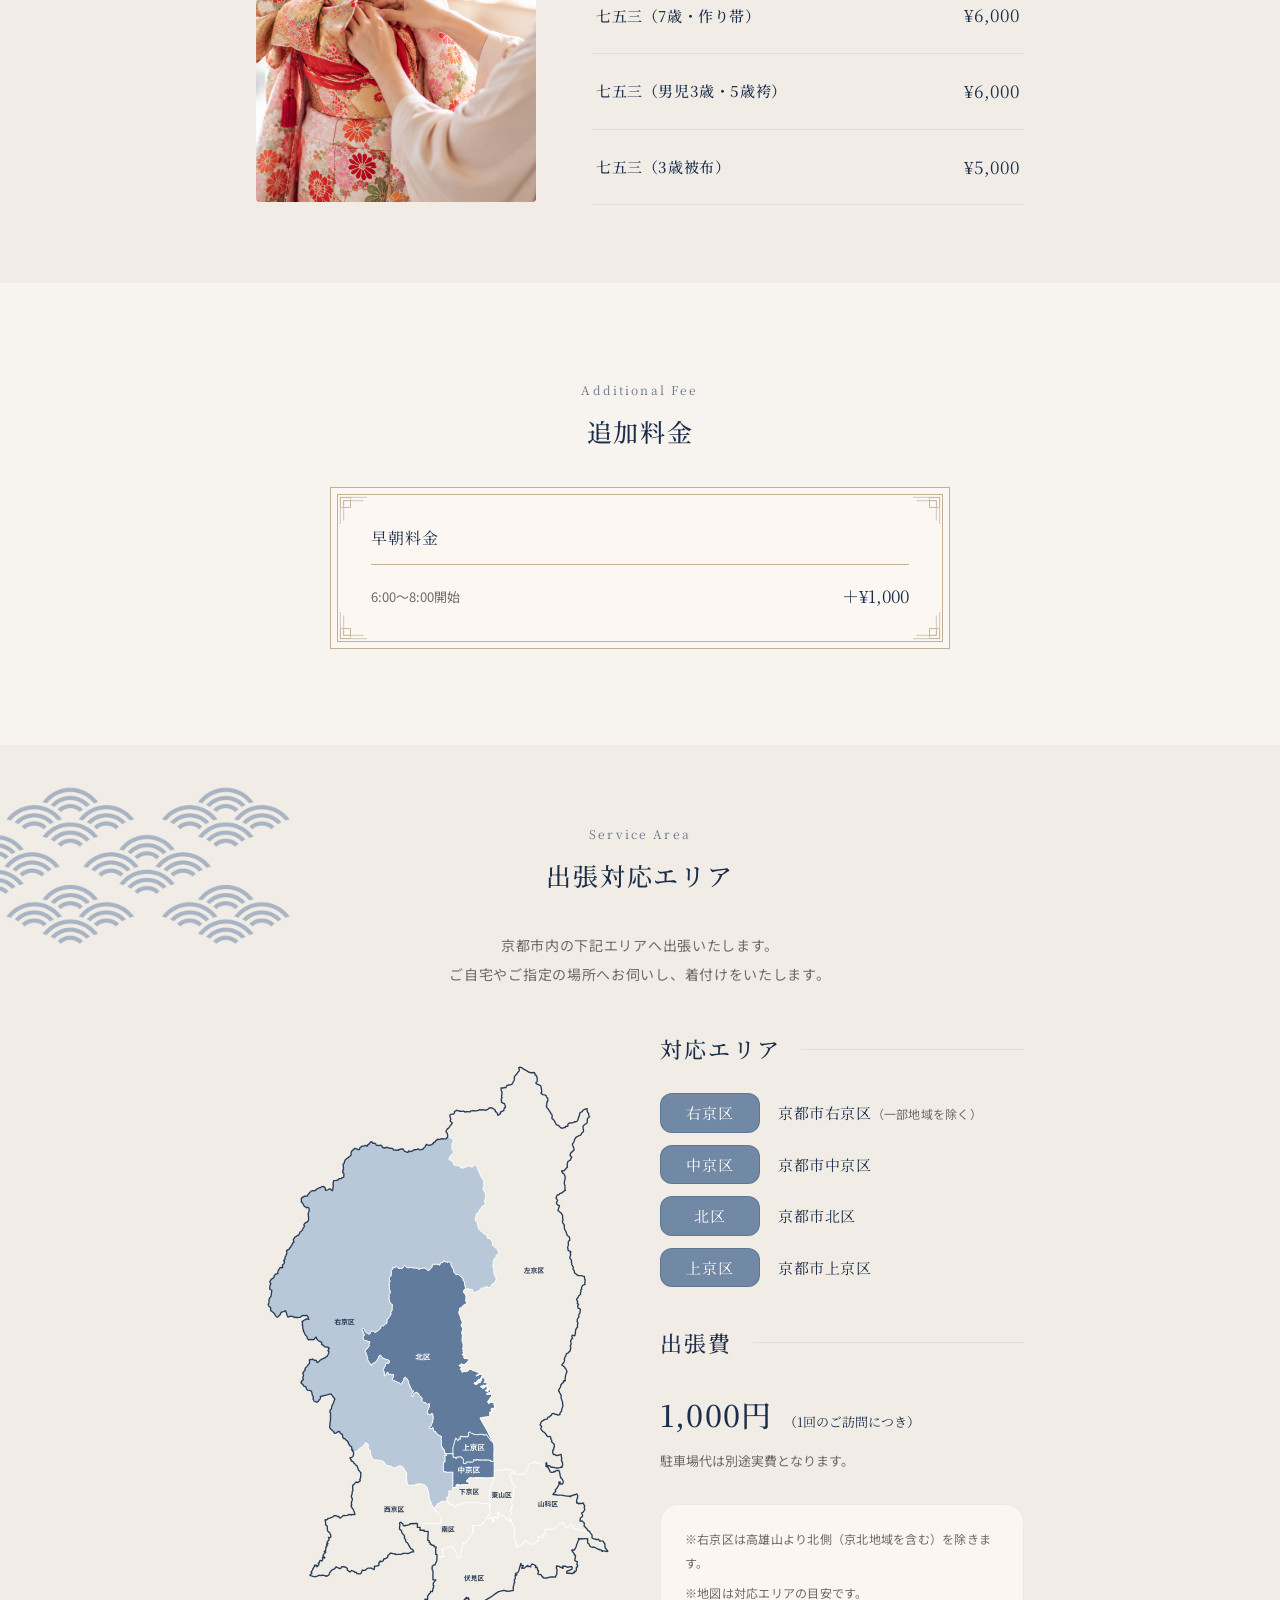
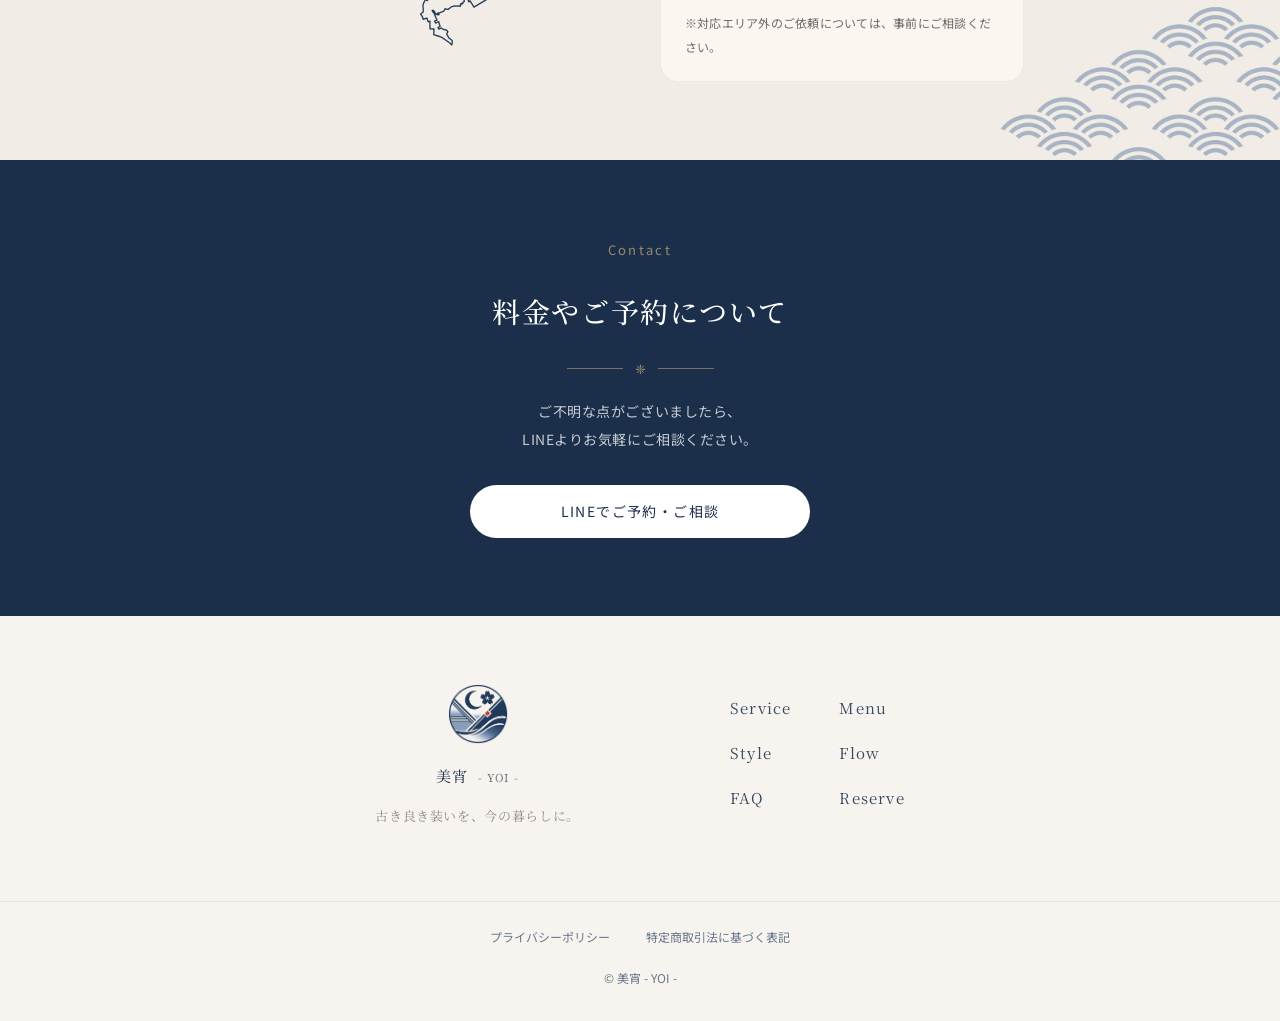
<file: menu.html>
<!doctype html>
<html lang="ja">
  <head>
    <meta charset="UTF-8" />
    <meta name="viewport" content="width=device-width, initial-scale=1.0" />

    <!-- Favicon -->
    <link rel="icon" type="image/png" href="images/logo.png" />

    <title>美宵 - YOI -｜京都の出張着付け</title>
    <meta
      name="description"
      content="京都市内を中心に出張着付けを承ります。お宮参り・七五三・入学式・卒業式・結婚式参列など、大切な一日を整った美しさで。"
    />

    <link rel="preconnect" href="https://fonts.googleapis.com" />
    <link rel="preconnect" href="https://fonts.gstatic.com" crossorigin />
    <link
      href="https://fonts.googleapis.com/css2?family=Noto+Serif+JP:wght@400;500;600&family=Noto+Sans+JP:wght@400;500;700&display=swap"
      rel="stylesheet"
    />

    <link rel="stylesheet" href="css/style.css" />
    <link rel="stylesheet" href="css/menu.css" />
  </head>

  <body>
    <!-- Header -->
    <header class="site-header">
      <div class="header__inner">
        <a href="index.html" class="header__logo">
          <img
            src="images/logo.png"
            alt="美宵 - YOI -"
            class="header__logo-img"
          />

          <div class="header__logo-text">
            <span class="header__name"> 美宵 <small>- YOI -</small> </span>

            <span class="header__sub"> 京都の出張着付け </span>
          </div>
        </a>

        <nav class="header__nav" id="headernav">
          <a href="index.html#service">Service</a>
          <a href="index.html#menu">Menu</a>
          <a href="index.html#style">Style</a>
          <a href="index.html#flow">Flow</a>
          <a href="index.html#faq">FAQ</a>
          <a href="index.html#reserve">Reserve</a>

          <div class="header__sns">
            <a href="index.html#reserve" class="header__line-btn">
              LINEで予約する
            </a>

            <a
              href="https://www.instagram.com/yoi.kimono/"
              class="header__sns-link"
              target="_blank"
              rel="noopener noreferrer"
            >
              Instagramを見る
            </a>
          </div>
        </nav>

        <a href="index.html#reserve" class="header__cta"> LINEで予約 </a>

        <button
          class="header__toggle"
          id="menuToggle"
          type="button"
          aria-label="メニューを開閉"
        >
          <span></span>
          <span></span>
          <span></span>
        </button>
      </div>
    </header>

    <main class="subpage-main">
      <!-- Page introduction -->
      <section class="menu-hero section--alt">
        <div class="container">
          <p class="section__label">Menu</p>

          <h1 class="section__title">着付けメニュー・料金</h1>

          <p class="section__text">
            お着物の種類やご利用内容に合わせて、<br />
            丁寧にお支度いたします。
          </p>
        </div>
      </section>

      <!-- Adult menu -->
      <section class="menu-section section menu-section--adult">
        <!-- 大人の着付け 上部の装飾 -->
        <div class="adult__decoration" aria-hidden="true">
          <img src="images/adult-divider.svg" alt="" />
        </div>
        <div class="container">
          <div class="menu-heading">
            <p class="menu-heading__en">Kimono Dressing</p>
            <h2 class="menu-heading__title">大人の着付け</h2>
          </div>

          <div class="menu-layout menu-layout--adult">
            <div class="menu-layout__content">
              <div class="menu-list">
                <div class="menu-item">
                  <div class="menu-item__info">
                    <h3 class="menu-item__name">振袖</h3>
                    <p class="menu-item__note">成人式は別途料金となります。</p>
                  </div>
                  <p class="menu-item__price">¥10,000</p>
                </div>

                <div class="menu-item">
                  <h3 class="menu-item__name">留袖・色留袖</h3>
                  <p class="menu-item__price">¥8,000</p>
                </div>

                <div class="menu-item">
                  <h3 class="menu-item__name">訪問着・付け下げ・色無地</h3>
                  <p class="menu-item__price">¥7,000</p>
                </div>

                <div class="menu-item">
                  <h3 class="menu-item__name">女袴</h3>
                  <p class="menu-item__price">¥7,000</p>
                </div>

                <div class="menu-item">
                  <h3 class="menu-item__name">小紋</h3>
                  <p class="menu-item__price">¥5,000</p>
                </div>

                <div class="menu-item">
                  <h3 class="menu-item__name">浴衣</h3>
                  <p class="menu-item__price">¥4,000</p>
                </div>
              </div>
            </div>

            <div class="menu-layout__image">
              <img
                src="images/menu_adult.png"
                alt="着物の帯を整えている着付けのイメージ"
                loading="lazy"
              />
            </div>
          </div>
        </div>
      </section>

      <!-- Children's menu -->
      <section class="menu-section section--alt menu-section--children">
        <!-- 七五三・お子さま 上部の装飾 -->
        <div class="children__decoration" aria-hidden="true">
          <img src="images/children-divider.svg" alt="" />
        </div>
        <div class="container">
          <div class="menu-heading">
            <p class="menu-heading__en">Children’s Kimono</p>
            <h2 class="menu-heading__title">七五三・お子さま</h2>
          </div>

          <div class="menu-layout menu-layout--children">
            <div class="menu-layout__content">
              <div class="menu-list">
                <div class="menu-item">
                  <h3 class="menu-item__name">十三参り</h3>
                  <p class="menu-item__price">¥7,000</p>
                </div>

                <div class="menu-item">
                  <h3 class="menu-item__name">七五三（7歳・手結び帯）</h3>
                  <p class="menu-item__price">¥7,000</p>
                </div>

                <div class="menu-item">
                  <h3 class="menu-item__name">七五三（7歳・作り帯）</h3>
                  <p class="menu-item__price">¥6,000</p>
                </div>

                <div class="menu-item">
                  <h3 class="menu-item__name">七五三（男児3歳・5歳袴）</h3>
                  <p class="menu-item__price">¥6,000</p>
                </div>

                <div class="menu-item">
                  <h3 class="menu-item__name">七五三（3歳被布）</h3>
                  <p class="menu-item__price">¥5,000</p>
                </div>
              </div>
            </div>

            <div class="menu-layout__image">
              <img
                src="images/menu_children.png"
                alt="七五三の着付けをしているイメージ"
                loading="lazy"
              />
            </div>
          </div>
        </div>
      </section>

      <!-- Additional fee -->
      <section class="usage-section section section">
        <div class="container">
          <div class="menu-heading">
            <p class="menu-heading__en">Additional Fee</p>
            <h2 class="menu-heading__title">追加料金</h2>
          </div>

          <div class="usage-list">
            <div class="usage-item">
              <!-- 四隅の装飾 -->
              <span class="fee-corner fee-corner--tl" aria-hidden="true"></span>
              <span class="fee-corner fee-corner--tr" aria-hidden="true"></span>
              <span class="fee-corner fee-corner--bl" aria-hidden="true"></span>
              <span class="fee-corner fee-corner--br" aria-hidden="true"></span>

              <p class="usage-item__label">早朝料金</p>
              <div class="usage-item__detail">
                <p>6:00〜8:00開始</p>
                <p class="usage-item__price">＋¥1,000</p>
              </div>
            </div>
          </div>
        </div>
      </section>

      <!-- Area -->
      <section id="area" class="area-detail section--alt">
        <div class="container">
          <div class="menu-heading">
            <p class="menu-heading__en">Service Area</p>
            <h2 class="menu-heading__title">出張対応エリア</h2>
          </div>

          <p class="area-detail__lead">
            京都市内の下記エリアへ出張いたします。<br />
            ご自宅やご指定の場所へお伺いし、着付けをいたします。
          </p>

          <div class="area-detail__content">
            <!-- 地図 -->
            <div class="area-detail__map">
              <img
                src="images/area-map.svg"
                alt="京都市の出張対応エリア地図。右京区は一部対応、中京区・北区・上京区は対応エリア"
                loading="lazy"
              />
            </div>

            <!-- 対応エリア・出張費 -->
            <div class="area-detail__details">
              <div class="area-detail__regions">
                <h3 class="area-detail__heading">対応エリア</h3>

                <ul class="area-detail__list">
                  <li>
                    <span class="area-detail__tag">右京区</span>
                    <span
                      >京都市右京区<small class="area-detail__exception"
                        >（一部地域を除く）</small
                      >
                    </span>
                  </li>

                  <li>
                    <span class="area-detail__tag">中京区</span>
                    <span>京都市中京区</span>
                  </li>
                  <li>
                    <span class="area-detail__tag">北区</span>
                    <span>京都市北区</span>
                  </li>
                  <li>
                    <span class="area-detail__tag">上京区</span>
                    <span>京都市上京区</span>
                  </li>
                </ul>
              </div>

              <div class="area-detail__fee">
                <h3 class="area-detail__heading">出張費</h3>

                <p class="area-detail__price">
                  <strong>1,000円</strong>
                  <span>（1回のご訪問につき）</span>
                </p>

                <p class="area-detail__parking">
                  駐車場代は別途実費となります。
                </p>
              </div>

              <div class="area-detail__notice">
                <p>※右京区は高雄山より北側（京北地域を含む）を除きます。</p>
                <p>※地図は対応エリアの目安です。</p>
                <p>※対応エリア外のご依頼については、事前にご相談ください。</p>
              </div>
            </div>
          </div>
        </div>
      </section>

      <!-- CTA -->
      <section class="menu-cta section--alt">
        <div class="container">
          <p class="section__label">Contact</p>

          <h2 class="section__title">料金やご予約について</h2>

          <div class="menu-cta__divider">
            <span>❈</span>
          </div>

          <p class="section__text">
            ご不明な点がございましたら、<br />
            LINEよりお気軽にご相談ください。
          </p>

          <div class="menu-cta__button">
            <a href="index.html#reserve" class="btn btn--primary">
              LINEでご予約・ご相談
            </a>
          </div>
        </div>
      </section>
    </main>

    <!-- Footer -->
    <footer class="footer">
      <div class="footer__inner">
        <div class="footer__brand">
          <img
            src="images/logo.png"
            alt="美宵 - YOI -"
            class="footer__logo-img"
          />

          <p class="footer__logo-text">美宵 <span>- YOI -</span></p>

          <p class="footer__message">古き良き装いを、今の暮らしに。</p>
        </div>

        <nav class="footer__nav">
          <a href="index.html#service">Service</a>
          <a href="index.html#menu">Menu</a>
          <a href="index.html#style">Style</a>
          <a href="index.html#flow">Flow</a>
          <a href="index.html#faq">FAQ</a>
          <a href="index.html#reserve">Reserve</a>
        </nav>
      </div>

      <div class="footer__links">
        <a href="policy.html">プライバシーポリシー</a>
        <a href="law.html">特定商取引法に基づく表記</a>
      </div>

      <p class="footer__copy">© 美宵 - YOI -</p>
    </footer>

    <a href="#reserve" class="fixed-line"> LINEで予約 </a>

    <div class="lightbox" id="lightbox">
      <button
        class="lightbox__close"
        id="lightboxClose"
        type="button"
        aria-label="画像を閉じる"
      >
        ×
      </button>

      <button
        class="lightbox__prev"
        id="lightboxPrev"
        type="button"
        aria-label="前の画像へ"
      >
        ‹
      </button>

      <img alt="" class="lightbox__img" id="lightboxImg" />

      <button
        class="lightbox__next"
        id="lightboxNext"
        type="button"
        aria-label="次の画像へ"
      >
        ›
      </button>
    </div>

    <script src="js/main.js"></script>
  </body>
</html>
</file>
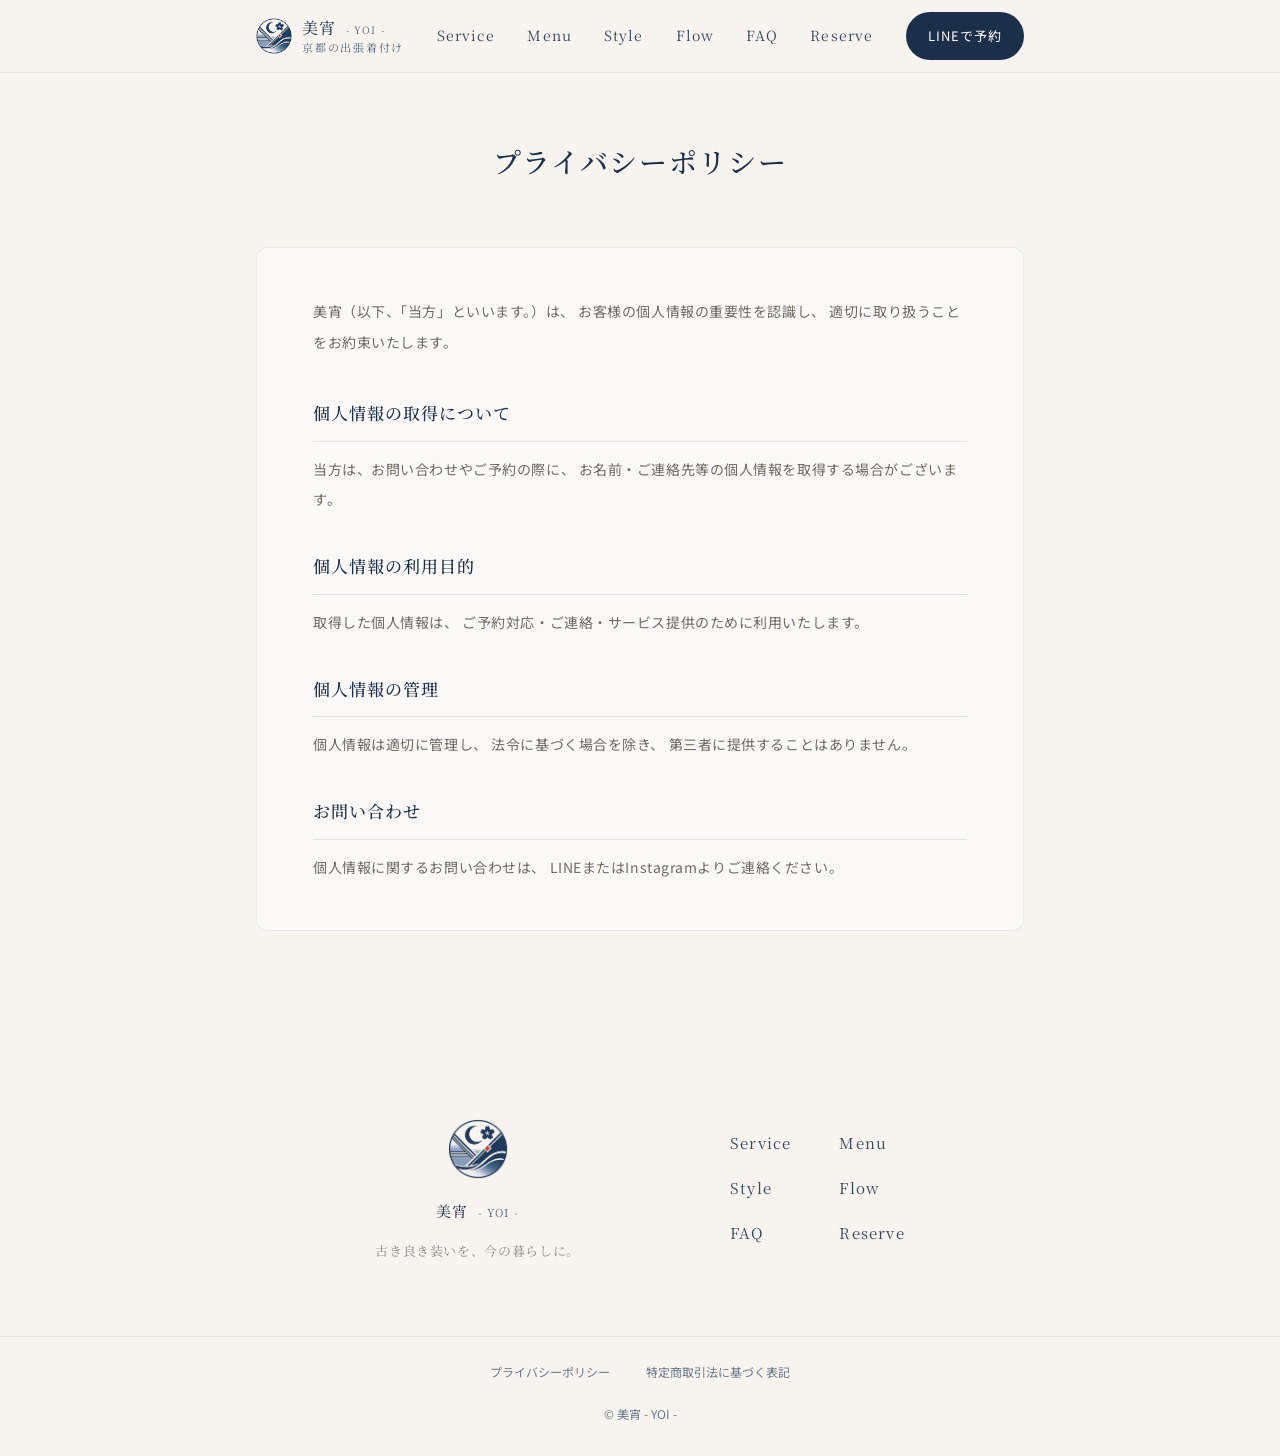
<file: policy.html>
<!doctype html>
<html lang="ja">
  <head>
    <meta charset="UTF-8" />
    <meta name="viewport" content="width=device-width, initial-scale=1.0" />

    <!-- Favicon -->
    <link rel="icon" type="image/png" href="images/logo.png" />

    <title>美宵 - YOI -｜京都の出張着付け</title>
    <meta
      name="description"
      content="京都市内を中心に出張着付けを承ります。お宮参り・七五三・入学式・卒業式・結婚式参列など、大切な一日を整った美しさで。"
    />

    <link rel="preconnect" href="https://fonts.googleapis.com" />
    <link rel="preconnect" href="https://fonts.gstatic.com" crossorigin />
    <link
      href="https://fonts.googleapis.com/css2?family=Noto+Serif+JP:wght@400;500;600&family=Noto+Sans+JP:wght@400;500;700&display=swap"
      rel="stylesheet"
    />

    <link rel="stylesheet" href="css/style.css" />
    <link rel="stylesheet" href="css/legal.css" />
  </head>

  <body>
    <!-- Header -->
    <header class="site-header">
      <div class="header__inner">
        <a href="index.html" class="header__logo">
          <img
            src="images/logo.png"
            alt="美宵 - YOI -"
            class="header__logo-img"
          />

          <div class="header__logo-text">
            <span class="header__name"> 美宵 <small>- YOI -</small> </span>

            <span class="header__sub"> 京都の出張着付け </span>
          </div>
        </a>

        <nav class="header__nav" id="headernav">
          <a href="index.html#service">Service</a>
          <a href="index.html#menu">Menu</a>
          <a href="index.html#style">Style</a>
          <a href="index.html#flow">Flow</a>
          <a href="index.html#faq">FAQ</a>
          <a href="index.html#reserve">Reserve</a>

          <div class="header__sns">
            <a href="index.html#reserve" class="header__line-btn">
              LINEで予約する
            </a>

            <a
              href="https://www.instagram.com/yoi.kimono/"
              class="header__sns-link"
              target="_blank"
              rel="noopener noreferrer"
            >
              Instagramを見る
            </a>
          </div>
        </nav>

        <a href="index.html#reserve" class="header__cta"> LINEで予約 </a>

        <button
          class="header__toggle"
          id="menuToggle"
          type="button"
          aria-label="メニューを開閉"
        >
          <span></span>
          <span></span>
          <span></span>
        </button>
      </div>
    </header>

    <main class="subpage-main">
      <section class="policy-page section">
        <div class="container">
          <h1 class="section__title">プライバシーポリシー</h1>

          <div class="policy__content">
            <p>
              美宵（以下、「当方」といいます。）は、
              お客様の個人情報の重要性を認識し、
              適切に取り扱うことをお約束いたします。
            </p>

            <h2>個人情報の取得について</h2>
            <p>
              当方は、お問い合わせやご予約の際に、
              お名前・ご連絡先等の個人情報を取得する場合がございます。
            </p>

            <h2>個人情報の利用目的</h2>
            <p>
              取得した個人情報は、
              ご予約対応・ご連絡・サービス提供のために利用いたします。
            </p>

            <h2>個人情報の管理</h2>
            <p>
              個人情報は適切に管理し、 法令に基づく場合を除き、
              第三者に提供することはありません。
            </p>

            <h2>お問い合わせ</h2>
            <p>
              個人情報に関するお問い合わせは、
              LINEまたはInstagramよりご連絡ください。
            </p>
          </div>
        </div>
      </section>
    </main>

    <!-- Footer -->
    <footer class="footer">
      <div class="footer__inner">
        <div class="footer__brand">
          <img
            src="images/logo.png"
            alt="美宵 - YOI -"
            class="footer__logo-img"
          />

          <p class="footer__logo-text">美宵 <span>- YOI -</span></p>

          <p class="footer__message">古き良き装いを、今の暮らしに。</p>
        </div>

        <nav class="footer__nav">
          <a href="index.html#service">Service</a>
          <a href="index.html#menu">Menu</a>
          <a href="index.html#style">Style</a>
          <a href="index.html#flow">Flow</a>
          <a href="index.html#faq">FAQ</a>
          <a href="index.html#reserve">Reserve</a>
        </nav>
      </div>

      <div class="footer__links">
        <a href="policy.html">プライバシーポリシー</a>
        <a href="law.html">特定商取引法に基づく表記</a>
      </div>

      <p class="footer__copy">© 美宵 - YOI -</p>
    </footer>

    <a href="#reserve" class="fixed-line"> LINEで予約 </a>

    <div class="lightbox" id="lightbox">
      <button
        class="lightbox__close"
        id="lightboxClose"
        type="button"
        aria-label="画像を閉じる"
      >
        ×
      </button>

      <button
        class="lightbox__prev"
        id="lightboxPrev"
        type="button"
        aria-label="前の画像へ"
      >
        ‹
      </button>

      <img alt="" class="lightbox__img" id="lightboxImg" />

      <button
        class="lightbox__next"
        id="lightboxNext"
        type="button"
        aria-label="次の画像へ"
      >
        ›
      </button>
    </div>

    <script src="js/main.js"></script>
  </body>
</html>
</file>
<file: css/style.css>
/* =========================
  Foundation
========================= */

:root {
  --bg-main: #f7f3ee;
  --bg-soft: #f1ece6;
  --surface: #fffaf5;

  --navy: #1c2f4a;
  --navy-soft: #314966;

  --silver: #c7ccd4;
  --silver-deep: #68778a;

  --text: #2f2b27;
  --text-soft: #6f6962;

  --line: #e5dfd7;
  --white: #ffffff;

  --shadow-soft: 0 16px 40px rgba(28, 47, 74, 0.08);

  --font-serif: "Noto Serif JP", serif;
  --font-sans: "Noto Sans JP", sans-serif;

  --container: 1080px;
  --radius-md: 18px;
  --radius-lg: 28px;

  --section-space: 96px;
  --section-space-sp: 78px;
}

* {
  box-sizing: border-box;
}

html {
  scroll-behavior: smooth;
  scroll-padding-top: 90px;
}

body {
  margin: 0;
  font-family: var(--font-sans);
  color: var(--text);
  background: var(--bg-main);
  line-height: 1.8;
}

a {
  color: inherit;
  text-decoration: none;
}

img {
  max-width: 100%;
  display: block;
}

/* =========================
  Common
========================= */

.container {
  width: min(100% - 40px, var(--container));
  margin-inline: auto;
}

.section:first-of-type {
  padding-top: 0;
}

.section {
  padding: var(--section-space-sp) 0;
  background: var(--bg-main);
}

.section--alt {
  padding: var(--section-space-sp) 0;
  background: var(--bg-soft);
}

.section__label {
  margin: 0 0 14px;
  color: var(--silver-deep);
  font-size: 13px;
  letter-spacing: 0.18em;
  color: #68778a;
  text-align: center;
}

.section__label::after {
  content: "";
  display: block;

  width: 72px;
  height: 1px;

  margin: 14px auto 0;

  background: linear-gradient(
    to right,
    transparent,
    rgba(28, 47, 74, 0.12),
    transparent
  );
}

.section__title {
  margin: 0 0 28px;
  font-family: var(--font-serif);
  font-weight: 500;
  font-size: 28px;
  line-height: 1.55;
  letter-spacing: 0.06em;
  color: var(--navy);
  text-align: center;
}

.section__text {
  margin: 0;
  color: var(--text-soft);
  font-size: 14px;
  line-height: 2;
  letter-spacing: 0.04em;
  text-align: center;
}

.note {
  margin-top: 24px;
  font-size: 12px;
  line-height: 1.8;
  color: var(--silver-deep);
  text-align: center;
}

/* =========================
  Button
========================= */
.btn {
  display: inline-flex;
  align-items: center;
  justify-content: center;

  width: 100%;
  min-height: 52px;

  padding: 14px 28px;

  border-radius: 999px;

  font-size: 14px;
  letter-spacing: 0.1em;

  text-align: center;
  text-decoration: none;

  transition: all 0.35s ease;
}

/* =========================
  メイン（ネイビー）
========================= */

.btn--primary {
  background: var(--navy);
  color: var(--white);
}

.btn--primary:hover {
  background: #172a40; /* 少し濃く */
  transform: translateY(-2px);
  box-shadow: 0 8px 20px rgba(0, 0, 0, 0.08);
}

/* =========================
  白ボタン（CTAで使う）
========================= */

.btn--light {
  background: var(--white);
  color: var(--navy);
}

.btn--light:hover {
  background: #f4f4f4;
  transform: translateY(-2px);
  box-shadow: 0 8px 20px rgba(0, 0, 0, 0.08);
}

/* =========================
  枠ボタン
========================= */

.btn--ghost {
  border: 1px solid rgba(255, 255, 255, 0.55);
  color: var(--white);
  background: transparent;
}

.btn--ghost:hover {
  background: rgba(255, 255, 255, 0.1);
  border-color: rgba(255, 255, 255, 0.7);
  transform: translateY(-2px);
}

/* =========================
  クリック感
========================= */

.btn:active {
  transform: translateY(0);
  box-shadow: none;
}

/* =========================
  Header
========================= */

.site-header {
  position: fixed;
  inset: 0 0 auto;
  z-index: 300;

  background: rgba(247, 243, 238, 0.82);
  backdrop-filter: blur(12px);
  -webkit-backdrop-filter: blur(12px);
  border-bottom: 1px solid var(--line);
}

.header__inner {
  width: min(100% - 40px, var(--container));
  height: 72px;
  margin-inline: auto;

  display: flex;
  align-items: center;
  justify-content: space-between;
}

.header__logo {
  display: flex;
  align-items: center;
  gap: 10px;
}

.header__logo-img {
  width: 36px;
  height: 36px;
  object-fit: contain;
}

.header__logo-text {
  display: flex;
  flex-direction: column;
  line-height: 1.1;
}

.header__name {
  font-family: var(--font-serif);
  font-size: 16px;
  letter-spacing: 0.08em;
  color: var(--navy);
}

.header__name small {
  font-size: 10px;
  opacity: 0.7;
  margin-left: 4px;
}

.header__sub {
  font-family: var(--font-serif);
  font-size: 11px;
  letter-spacing: 0.16em;
  color: var(--navy-soft);
  opacity: 0.85;
  margin-top: 4px;
}

.header__toggle {
  position: relative;
  z-index: 310;

  width: 32px;
  height: 24px;
  padding: 0;
  border: none;
  background: transparent;
  cursor: pointer;
}

.header__toggle span {
  position: absolute;
  left: 0;

  width: 100%;
  height: 2px;
  background: var(--navy-soft);
  transition: 0.3s ease;
}

.header__toggle span:nth-child(1) {
  top: 2px;
}

.header__toggle span:nth-child(2) {
  top: 11px;
}

.header__toggle span:nth-child(3) {
  top: 20px;
}

.header__toggle.active span:nth-child(1) {
  top: 11px;
  transform: rotate(45deg);
}

.header__toggle.active span:nth-child(2) {
  opacity: 0;
}

.header__toggle.active span:nth-child(3) {
  top: 11px;
  transform: rotate(-45deg);
}

/* menu */
.header__nav {
  position: fixed;
  top: 72px;
  left: 0;
  right: 0;
  z-index: 250;

  padding: 28px 0 32px;
  background: rgba(247, 243, 238, 0.96);
  border-bottom: 1px solid var(--line);
  box-shadow: 0 12px 30px rgba(28, 47, 74, 0.06);

  display: flex;
  flex-direction: column;
  align-items: center;
  gap: 18px;

  opacity: 0;
  visibility: hidden;
  pointer-events: none;
  transform: translateY(-10px);
  transition: 0.25s ease;
}

.header__nav.is-open {
  opacity: 1;
  visibility: visible;
  pointer-events: auto;
  transform: translateY(0);
}

.header__nav a {
  font-family: var(--font-serif);
  font-size: 22px;
  letter-spacing: 0.16em;
  color: var(--navy);
}

.header__sns {
  width: 100%;

  margin-top: 32px;
  padding-top: 24px;

  border-top: 1px solid rgba(28, 47, 74, 0.08);

  display: flex;
  flex-direction: column;
  align-items: center;
  gap: 18px;
}

.header__line-btn {
  display: inline-flex;
  align-items: center;
  justify-content: center;

  width: min(100%, 280px);
  min-height: 54px;

  border-radius: 999px;

  background: var(--navy);
  color: #fff !important;

  font-size: 14px;
  letter-spacing: 0.08em;

  box-shadow: 0 10px 24px rgba(28, 47, 74, 0.12);
}

.header__nav .header__line-btn {
  color: #fff;
  font-family: var(--font-serif);
  font-size: 13px;
  letter-spacing: 0.08em;
}

/* Instagramボタン */
.header__nav .header__sns-link {
  display: inline-flex;
  align-items: center;
  justify-content: center;
  gap: 10px;

  width: min(100%, 280px);
  min-height: 54px;

  border-radius: 999px;
  background: var(--navy);
  color: #fff;

  font-family: var(--font-serif);
  font-size: 13px;
  letter-spacing: 0.08em;

  box-shadow: 0 10px 24px rgba(28, 47, 74, 0.12);
}

.header__cta {
  display: none;
}

/* =========================
 　Main
========================= */
main {
  padding-top: 72px;
}

.subpage-main {
  padding-top: 140px;

  background:
    radial-gradient(
      circle at 20% 10%,
      rgba(255, 255, 255, 0.45),
      transparent 34%
    ),
    var(--bg-main);
}

/* =========================
  Hero
========================= */

.hero {
  overflow: hidden;
  background: var(--bg-soft);
}

/* 画像 */
.hero__image {
  position: relative;
  min-height: 58svh;

  background: url("../images/yoi_hero.jpg") 70% center / cover no-repeat;
}

.hero__image::after {
  content: "";
  position: absolute;
  inset: 0;

  background: linear-gradient(
    to bottom,
    rgba(241, 236, 230, 0) 82%,
    rgba(241, 236, 230, 0.35) 92%,
    var(--bg-soft) 100%
  );
}

/* テキスト */
.hero__content {
  position: relative;
  z-index: 1;

  width: min(100% - 40px, 520px);
  margin: -28px auto 0;
  padding-top: 20px;
  padding-bottom: 36px;
}

.hero__label {
  margin-bottom: 16px;

  font-family: var(--font-serif);
  font-size: 12px;
  letter-spacing: 0.18em;
  color: var(--silver-deep);
  opacity: 0.7;
  text-align: center;
}

.hero__title {
  position: absolute;
  top: 53%;
  left: 16%;
  z-index: 2;

  display: flex;
  flex-direction: row-reverse;
  align-items: flex-start;
  gap: 18px;

  margin: 0;

  font-family: var(--font-serif);
  font-weight: 500;
  font-size: 36px;
  line-height: 1.3;
  letter-spacing: 0.08em;
  color: var(--navy);

  transform: translateY(-50%);
}

.hero__title span {
  writing-mode: vertical-rl;
  text-orientation: upright;
  white-space: nowrap;
}

.hero__text {
  margin: 20px 0 16px;

  font-family: var(--font-serif);
  font-size: 17px;
  line-height: 2;
  letter-spacing: 0.04em;
  color: var(--text-soft);
  text-align: center;
}

.hero__actions {
  margin-top: 16px;
  display: flex;
  justify-content: center;
}

.hero__actions .btn {
  width: min(100%, 460px);
}

.hero__divider {
  display: flex;
  align-items: center;
  justify-content: center;
  gap: 12px;

  margin: 16px 0;
}

.hero__divider::before,
.hero__divider::after {
  content: "";
  width: 56px;
  height: 1px;
  background: rgba(194, 170, 120, 0.55);
}

.hero__divider span {
  font-size: 13px;
  color: rgba(194, 170, 120, 0.75);
  line-height: 1;
}

/* Hero補足文 */
.hero__description {
  margin: 16px 0 0;
  font-family: var(--font-serif);
  font-size: 15px;
  font-weight: 400;
  line-height: 1.9;
  color: var(--text-soft);
  text-align: center;
}

.hero__note {
  margin: 10px 0 0;
  font-family: var(--font-serif);
  font-size: 14px;
  font-weight: 400;
  line-height: 1.8;
  color: var(--text-soft);
  text-align: center;
}

/* =========================
  Concept
========================= */

.concept {
  text-align: center;
}

/* 写真 */
.concept__visual {
  width: 100%;
  margin: 40px auto 36px;
  overflow: hidden;
}

.concept__img {
  display: block;
  width: 100%;
  aspect-ratio: 4 / 3;
  object-fit: cover;
}

/* 文章全体 */
.concept__body {
  max-width: 640px;
  margin: 0 auto;
}

.concept__lead {
  margin: 0 0 28px;
  font-family: var(--font-serif);
  font-size: 20px;
  line-height: 1.9;
  letter-spacing: 0.08em;
  color: var(--navy);
}

/* 本文 */
.concept__text {
  margin: 0 0 24px;
  font-size: 14px;
  line-height: 2.2;
  letter-spacing: 0.06em;
  color: var(--text-soft);
}

.concept__text:last-child {
  margin-bottom: 0;
}

/* =========================
  Service
========================= */
.service {
  text-align: center;
  position: relative;
}

.service__lead {
  margin: 0 0 46px;
  font-size: 15px;
  line-height: 2;
  color: var(--text-soft);
}

.service__body {
  position: relative;
  display: grid;
  grid-template-columns: 1fr 42%;
  align-items: center;
  gap: 8px;
  margin-top: 48px;
}

.service__text {
  text-align: left;
  position: relative;
  z-index: 2;
}

.service__list {
  margin: 0;
  padding: 0;
  list-style: none;
}

.service__list li {
  padding: 18px 0;
  border-bottom: 1px solid var(--line);

  font-family: var(--font-serif);
  font-size: 17px;
  font-weight: 500;
  letter-spacing: 0.06em;
  color: var(--navy);

  white-space: nowrap;
}

.service__image {
  margin: 0;
  margin-left: -28px;
  transform: translateY(8px);
  position: relative;
  z-index: 1;
}

.service__image img {
  width: 190px;
  height: 190px;
  border-radius: 50%;
  object-fit: cover;
}

/* Service 写真の装飾 */
.service__image::before {
  content: "";
  position: absolute;
  width: 204px;
  height: 204px;
  border: 1px solid rgba(150, 160, 175, 0.55);
  border-radius: 50%;
  top: 50%;
  left: 50%;
  transform: translate(-50%, -50%);
  pointer-events: none;
}

/* Service 波の装飾 */
.service__wave {
  position: absolute;
  bottom: -1px;
  left: 0;
  width: 100%;
  pointer-events: none;
}

.service__wave img {
  display: block;
  width: 100%;
  height: auto;
}

/* =========================
  menu
========================= */

.menu {
  text-align: center;
}

.menu__lead {
  margin-top: 28px;

  font-size: 12px;
  line-height: 1.8;
  color: var(--silver-deep);
}

/* スマホ専用の改行 */
.menu__br-sp {
  display: none;
}

.menu__list {
  margin: 30px auto 0;
  padding: 0;
  list-style: none;

  max-width: 460px;
  border-top: 1px solid var(--line);
}

.menu__item {
  display: flex;
  justify-content: space-between;
  align-items: center;

  padding: 24px 0;
  border-bottom: 1px solid rgba(0, 0, 0, 0.04);
}

.menu__name {
  display: flex;
  flex-direction: column;
  align-items: flex-start;

  font-size: 14px;
  letter-spacing: 0.05em;
  color: #536176;
}

.menu__value {
  font-family: var(--font-serif);
  font-size: 18px;
  color: var(--navy);
  letter-spacing: 0.05em;
}

.menu__detail-link {
  margin-top: 34px;
  max-width: 320px;
  margin-left: auto;
  margin-right: auto;
}

.menu__note {
  margin-top: 28px;

  font-size: 12px;
  line-height: 1.8;
  color: var(--silver-deep);
}

/* =========================
  Menu - Sakura Decoration
========================= */

.menu {
  position: relative;
  isolation: isolate;
}

.menu > .container {
  position: relative;
  z-index: 1;
}

.menu::before,
.menu::after {
  content: "";
  position: absolute;
  z-index: 0;
  background-repeat: no-repeat;
  background-size: contain;
  pointer-events: none;
}

/* 左上 */
.menu::before {
  top: 20px;
  left: 0;
  width: clamp(180px, 22vw, 320px);
  aspect-ratio: 4 / 5;
  background-image: url("../images/menu-sakura-top.png");
  background-position: top left;
}

/* 右下 */
.menu::after {
  right: 0;
  bottom: 0;
  width: clamp(160px, 22vw, 320px);
  aspect-ratio: 14 / 17;
  background-image: url("../images/menu-sakura-bottom.png");
  background-position: bottom right;
}

/* =========================
  Area
========================= */

.area {
  text-align: center;
  position: relative;
  padding-bottom: calc(var(--section-space-sp) + 60px);
}

.area__content {
  max-width: 900px;
  margin: 32px auto 0;
}

.area__intro {
  font-family: var(--font-serif);
  font-size: 17px;
  line-height: 2;
  letter-spacing: 0.06em;
  color: var(--navy);
}

/* Area イメージ */
.area__visual {
  width: 100%;
  max-width: 780px;
  margin: 40px auto 0;
  overflow: hidden;
}

.area__visual img {
  display: block;
  width: 100%;
  aspect-ratio: 16 / 8;
  object-fit: cover;
  object-position: center 65%;
}

/* 対応地域 */
.area__regions {
  margin-top: 44px;
}

.area__regions-title {
  margin-bottom: 22px;
  font-family: var(--font-serif);
  font-size: 15px;
  letter-spacing: 0.12em;
  color: var(--navy);
}

.area__region-list {
  display: grid;
  grid-template-columns: repeat(4, minmax(0, 1fr));
  gap: 12px;

  margin: 0;
  padding: 0;
  list-style: none;
}

.area__region-list li {
  padding: 20px 8px;
  border: 1px solid rgba(28, 47, 74, 0.16);
  background: rgba(255, 255, 255, 0.3);

  font-family: var(--font-serif);
  font-size: 16px;
  letter-spacing: 0.06em;
  color: var(--navy);
}

.area__sub {
  margin-top: 22px;
  font-size: 13px;
  line-height: 2;
  color: var(--text-soft);
}

/* 出張費・駐車場 */
.area__info {
  max-width: 620px;
  margin: 42px auto 0;
  padding-top: 28px;
  border-top: 1px solid rgba(28, 47, 74, 0.12);
}

.area__fee {
  margin: 0;
  font-family: var(--font-serif);
  font-size: 16px;
  color: var(--navy);
}

.area__fee span {
  margin-left: 12px;
  font-size: 20px;
}

.area__notes {
  margin: 22px auto 0;
  padding-left: 20px;
  text-align: left;
}

.area__notes li {
  margin-top: 8px;
  font-size: 13px;
  line-height: 1.9;
  color: var(--text-soft);
}

.area__notes li:first-child {
  margin-top: 0;
}

/* 詳細リンク */
.area__link-wrap {
  margin-top: 36px;
}

.area__detail-link {
  display: inline-flex;
  align-items: center;
  gap: 10px;
  font-size: 14px;
  letter-spacing: 0.08em;
  color: var(--navy);
  text-decoration: none;
}

.area__detail-link::after {
  content: "→";
  transition: transform 0.3s ease;
}

.area__detail-link:hover::after {
  transform: translateX(4px);
}

/* Area 波の装飾 */
.area__wave {
  position: absolute;
  top: -1px;
  left: 0;
  width: 100%;
  pointer-events: none;
  transform: scaleY(-1);
}

.area__wave img {
  display: block;
  width: 100%;
  height: auto;
}

/* =========================
  Strength
========================= */
.strength {
  position: relative;
}

.strength__list {
  max-width: 900px;
  margin: 32px auto 0;
  border-top: 1px solid var(--line);
}

.strength__item {
  display: grid;
  grid-template-columns: 100px minmax(0, 1fr) 110px;
  column-gap: 24px;
  align-items: center;

  padding: 30px 12px;
  border-bottom: 1px solid var(--line);

  opacity: 0;
  transform: translateY(20px);
  transition:
    opacity 0.8s ease,
    transform 0.8s ease;
}

/* 表示時 */
.strength__item.is-show {
  opacity: 1;
  transform: translateY(0);
}

/* 順番にふわっと */
.strength__item:nth-child(1) {
  transition-delay: 0.1s;
}

.strength__item:nth-child(2) {
  transition-delay: 0.25s;
}

.strength__item:nth-child(3) {
  transition-delay: 0.4s;
}

.strength__item:nth-child(4) {
  transition-delay: 0.55s;
}

/* 番号 */

.strength__number {
  font-family: var(--font-serif);
  font-size: 52px;
  font-weight: 400;
  line-height: 1;
  letter-spacing: 0.02em;
  color: var(--silver-deep);
  opacity: 0.75;
}

/* 文章 */
.strength__inner {
  min-width: 0;
  text-align: left;
}

.strength__title {
  margin: 0 0 10px;

  font-family: var(--font-serif);
  font-size: 21px;
  font-weight: 500;
  line-height: 1.6;
  letter-spacing: 0.06em;
  color: var(--navy);
}

.strength__text {
  margin: 0;

  font-size: 14px;
  line-height: 2;
  letter-spacing: 0.04em;
  color: var(--text-soft);
}

/* 英語キーワード */
.strength__en {
  justify-self: end;

  font-family: var(--font-serif);
  font-size: 13px;
  font-style: italic;
  letter-spacing: 0.12em;
  color: var(--silver-deep);
  opacity: 0.65;
}

/* Strength 上部の装飾 */
.strength__decoration {
  position: absolute;
  bottom: calc(100% - 2px);
  left: 0;
  width: 100%;
  pointer-events: none;
  z-index: 1;
}

/* 装飾下端の継ぎ目補正 */
.strength__decoration::after {
  content: "";
  position: absolute;
  bottom: -1px;
  left: 0;
  width: 100%;
  height: 2px;
  background: var(--bg-main);
  pointer-events: none;
}

.strength__decoration img {
  display: block;
  width: 100%;
  height: auto;
}

/* =========================
  Profile
========================= */
.profile {
  position: relative;
}

/* Profile 上部の装飾 */
.profile__decoration {
  position: absolute;
  bottom: calc(100% - 2px);
  left: 0;
  width: 100%;
  pointer-events: none;
}

/* 装飾画像 */
.profile__decoration img {
  display: block;
  width: 100%;
  height: auto;
}

.profile__inner {
  margin-top: 40px;
}

/* 画像ラッパー */
.profile__img {
  position: relative;
  overflow: hidden;
  border-radius: var(--radius-lg);
  max-width: 260px;
  margin: 0 auto;
  box-shadow:
    0 18px 45px rgba(28, 47, 74, 0.08),
    inset 0 1px 0 rgba(255, 255, 255, 0.45);
}

/* 画像本体 */
.profile__img img {
  width: 100%;
  aspect-ratio: 4 / 5;
  object-fit: cover;
  display: block;
  transition: transform 0.6s ease;
}

/* ほんのりズーム */
.profile__img:hover img {
  transform: scale(1.03);
}

/* テキスト */
.profile__text {
  margin-top: 28px;
  text-align: center;
}

.profile__text h3 {
  margin: 0 0 12px;
  font-family: var(--font-serif);
  font-size: 22px;
  letter-spacing: 0.08em;
  color: var(--navy);
}

.profile__text p {
  margin: 0;
  font-size: 14px;
  line-height: 2.1;
  letter-spacing: 0.06em;
  color: var(--text-soft);
  max-width: 320px;
  margin-inline: auto;
}

/* 家紋 */
.profile__kamon {
  width: 48px;
  margin: 0 auto 12px;
}

.profile__kamon img {
  display: block;
  width: 100%;
  height: auto;
}

/* =========================
  Style
========================= */

/* Style 装飾 */
.style {
  position: relative;
  isolation: isolate;
}

.style::before,
.style::after {
  content: "";
  position: absolute;
  width: 250px;
  aspect-ratio: 1;
  background-repeat: no-repeat;
  background-size: contain;
  pointer-events: none;
  opacity: 0.4;
  z-index: 0;
}

/* 左上 */
.style::before {
  top: 80px;
  left: 8%;
  background-image: url("../images/style-line01.png");
}

/* 右下 */
.style::after {
  right: 8%;
  bottom: 55px;
  background-image: url("../images/style-line02.png");
}

.style > .container {
  position: relative;
  z-index: 1;
}

.style__lead {
  margin-top: 16px;
  font-size: 14px;
  letter-spacing: 0.08em;
  color: var(--text-soft);
  line-height: 1.9;
}

.style__gallery {
  margin-top: 36px;
  display: grid;
  gap: 48px;
}

.style__img {
  width: 100%;
  aspect-ratio: 4 / 5;
  object-fit: cover;
  border-radius: var(--radius-md);

  cursor: zoom-in;

  box-shadow:
    0 18px 45px rgba(28, 47, 74, 0.08),
    inset 0 1px 0 rgba(255, 255, 255, 0.45);

  transition:
    transform 0.5s ease,
    box-shadow 0.5s ease;
  will-change: transform;
}

/* hover */
.style__img:hover {
  transform: scale(1.03) translateY(-4px);
  box-shadow:
    0 18px 45px rgba(28, 47, 74, 0.12),
    inset 0 1px 0 rgba(255, 255, 255, 0.45);
}

/* メイン */
.style__img--main {
  width: 100%;
  box-shadow: 0 16px 40px rgba(0, 0, 0, 0.08);
}

/* 右寄せ */
.style__img--right {
  width: 85%;
  margin-left: auto;
}

/* 左寄せ */
.style__img--left {
  width: 85%;
  margin-right: auto;
}

.style__text {
  margin-top: 48px;
  font-size: 14px;
  line-height: 2;
  letter-spacing: 0.08em;
  color: var(--text-soft);
}

.style.section {
  padding-bottom: 120px;
}

/* Style 上部の装飾 */
.style__decoration {
  position: absolute;
  top: 0;
  left: 0;
  width: 100%;
  transform: translateY(-30%);
  pointer-events: none;
}

.style__decoration img {
  display: block;
  width: 100%;
  height: auto;
}

/* ライトボックス */
.lightbox {
  position: fixed;
  inset: 0;
  z-index: 1000;

  display: none;
  align-items: center;
  justify-content: center;

  background: rgba(28, 47, 74, 0.82);
  backdrop-filter: blur(8px);
}

.lightbox.is-open {
  display: flex;
}

.lightbox__img {
  max-width: min(88vw, 900px);
  max-height: 82vh;
  object-fit: contain;
  border-radius: var(--radius-md);
  cursor: default;
}

.lightbox__close,
.lightbox__prev,
.lightbox__next {
  position: absolute;

  display: flex;
  align-items: center;
  justify-content: center;

  border: none;
  background: rgba(255, 255, 255, 0.9);
  color: var(--navy);

  cursor: pointer;
}

.lightbox__close {
  top: 24px;
  right: 24px;
  width: 44px;
  height: 44px;
  border-radius: 50%;
  font-size: 28px;
}

.lightbox__prev,
.lightbox__next {
  top: 50%;
  transform: translateY(-50%);
  width: 46px;
  height: 46px;
  border-radius: 50%;
  font-size: 34px;
}

.lightbox__prev {
  left: 20px;
}

.lightbox__next {
  right: 20px;
}

/* =========================
  Flow
========================= */

.flow {
  position: relative;
  background-image: url("../images/flow-shadow.png");
  background-repeat: no-repeat;
  background-position: right 80px;
  background-size: 42% auto;
}

.flow__layout {
  max-width: 1200px;
  margin: 48px auto 0;
  position: relative;
}

.flow__main {
  position: relative;
  z-index: 1;
  width: 58%;
  min-width: 0;
}

/* ステップ一覧 */
.flow__list {
  display: flex;
  flex-direction: column;
  gap: 0;
}

/* 各ステップ */
.flow__item {
  position: relative;
  display: grid;
  grid-template-columns: 56px minmax(0, 1fr);
  column-gap: 24px;
  align-items: start;
  padding-bottom: 36px;
}

.flow__item:last-child {
  padding-bottom: 0;
}

/* 番号 */
.flow__num {
  position: relative;
  z-index: 1;
  display: flex;
  align-items: center;
  justify-content: center;

  width: 56px;
  height: 56px;
  border: 1px solid rgba(28, 47, 74, 0.2);
  border-radius: 50%;
  background: var(--bg-main);

  font-family: var(--font-serif);
  font-size: 16px;
  color: var(--navy);
}

/* 番号をつなぐ縦ライン */
.flow__item:not(:last-child)::after {
  content: "";
  position: absolute;
  top: 56px;
  bottom: 0;
  left: 27px;
  width: 1px;
  background: rgba(28, 47, 74, 0.16);
}

/* テキスト */
.flow__content {
  min-width: 0;
  padding-top: 6px;
  text-align: left;
}

.flow__content h3 {
  margin: 0 0 10px;
  font-family: var(--font-serif);
  font-size: 19px;
  font-weight: 500;
  line-height: 1.6;
  color: var(--navy);
}

.flow__content p {
  margin: 0;
  font-family: var(--font-sans);
  font-size: 14px;
  line-height: 2;
  letter-spacing: 0.04em;
  color: var(--text-soft);
}

/* LINEへの導線 */
.flow__cta {
  max-width: 520px;
  margin: 40px auto 0;
  text-align: center;
}

.flow__cta-text {
  margin: 0 0 20px;
  font-size: 14px;
  line-height: 2;
  color: var(--text-soft);
}

/* =========================
  Voice
========================= */

.voice {
  position: relative;
  overflow: hidden;
}

/* Voice 境界の装飾 */
.voice__decoration {
  position: absolute;
  top: 0;
  left: 0;
  width: 100%;
  overflow: hidden;
  pointer-events: none;
}

.voice__decoration img {
  display: block;
  width: 100%;
  height: auto;
}

/* Voice 装飾ライン */
.voice__divider {
  display: flex;
  align-items: center;
  justify-content: center;
  gap: 12px;

  margin: 24px 0;
}

.voice__divider::before,
.voice__divider::after {
  content: "";
  width: 56px;
  height: 1px;
  background: rgba(194, 170, 120, 0.55);
}

.voice__divider span {
  font-size: 13px;
  color: rgba(194, 170, 120, 0.75);
  line-height: 1;
}

.voice__lead {
  margin-top: 22px;

  font-size: 14px;
  text-align: center;
  line-height: 2;
  letter-spacing: 0.06em;
  color: var(--text-soft);
}

.voice-slider {
  margin-top: 52px;
}

.voice-slider__viewport {
  overflow: visible;
}

.voice-slider__track {
  position: relative;

  display: flex;
  align-items: center;
  gap: 36px;

  transition: transform 0.7s cubic-bezier(0.22, 1, 0.36, 1);
  will-change: transform;
}

.voice-card {
  position: relative;
  flex: 0 0 360px;
  min-height: 290px;

  display: flex;
  flex-direction: column;
  align-items: center;
  justify-content: center;

  padding: 42px 20px;

  text-align: center;

  border: 1px solid rgba(155, 165, 180, 0.16);
  border-radius: 18px;
  background: #f8f4f0;

  box-shadow:
    0 18px 45px rgba(28, 47, 74, 0.045),
    inset 0 1px 0 rgba(255, 255, 255, 0.7);

  opacity: 0.65;
  transform: scale(0.82);

  transition:
    transform 0.75s cubic-bezier(0.22, 1, 0.36, 1),
    opacity 0.55s ease,
    background-color 0.55s ease,
    border-color 0.55s ease,
    box-shadow 0.55s ease;
}

.voice-card.is-active {
  background: var(--bg-soft);
  border-color: rgba(155, 165, 180, 0.28);

  opacity: 1;
  transform: scale(1);

  box-shadow:
    0 26px 65px rgba(28, 47, 74, 0.085),
    0 6px 20px rgba(28, 47, 74, 0.035),
    inset 0 1px 0 rgba(255, 255, 255, 0.8);
}

.voice-card__quote {
  position: absolute;
  top: 24px;
  left: 28px;

  font-family: var(--font-serif);
  font-size: 46px;
  line-height: 1;
  color: rgba(28, 47, 74, 0.1);
}

.voice-card.is-active .voice-card__quote {
  color: rgba(110, 125, 150, 0.28);
}

.voice-card__text {
  margin: 0;
  font-family: var(--font-serif);
  font-size: 14px;
  line-height: 2;
  letter-spacing: 0.03em;
  color: var(--navy);
}

.voice-card__line {
  display: block;
  width: 70px;
  height: 1px;
  margin-top: 30px;

  background: rgba(28, 47, 74, 0.18);
}

.voice-card__customer {
  margin-top: 24px;

  font-family: var(--font-serif);
  font-size: 13px;
  line-height: 1.7;
  letter-spacing: 0.08em;
  color: var(--navy);
}

.voice-slider__dots {
  display: flex;
  justify-content: center;
  gap: 10px;

  margin-top: 42px;
}

.voice-slider__dot {
  width: 34px;
  height: 3px;
  padding: 0;

  border: none;
  border-radius: 999px;

  background: rgba(28, 47, 74, 0.15);

  cursor: pointer;
  transition:
    width 0.35s cubic-bezier(0.22, 1, 0.36, 1),
    background-color 0.35s ease;
}

.voice-slider__dot:hover {
  background: rgba(28, 47, 74, 0.35);
}

.voice-slider__dot.is-active {
  width: 52px;
  background: var(--navy);
}

/* PC：お客様の声はHTMLのbr位置で改行 */
@media screen and (min-width: 769px) {
  .voice-card__text {
    white-space: nowrap;
  }
}

/* =========================
  FAQ
========================= */
.faq.section--alt {
  padding-bottom: 0;
}

.faq {
  position: relative;
  text-align: center;
}

/* FAQ 上部の装飾 */
.faq__decoration {
  position: absolute;
  top: -25px;
  left: 0;
  width: 100%;
  overflow: hidden;
  pointer-events: none;
}

.faq__decoration img {
  display: block;
  width: 100%;
  height: auto;
}

.faq__list {
  margin-top: 52px;
}

.faq__item {
  padding: 0 0 34px;
  margin-bottom: 34px;
  border-bottom: 1px solid rgba(28, 47, 74, 0.08);
}

.faq__q {
  margin: 0 0 18px;

  font-family: var(--font-serif);
  font-size: 17px;
  line-height: 1.8;
  letter-spacing: 0.06em;
  color: var(--navy);

  text-align: left;
}

.faq__a {
  margin: 0;

  font-size: 14px;
  line-height: 2;
  letter-spacing: 0.04em;
  color: var(--text-soft);

  text-align: left;
}

.faq__note {
  margin-top: 46px;

  font-size: 14px;
  line-height: 2;
  letter-spacing: 0.05em;
  color: var(--silver-deep);
}

.faq__image {
  position: relative;
  margin-top: 56px;
  margin-bottom: 0;
  line-height: 0;
}

.faq__image img {
  width: 100%;
  height: 260px;
  object-fit: cover;
  display: block;
}

.faq__image::before {
  content: "";
  position: absolute;
  top: 0;
  left: 0;
  width: 100%;
  height: 100px;

  background: linear-gradient(
    to bottom,
    var(--bg-soft) 0%,
    rgba(247, 243, 238, 0) 100%
  );
}

.sp-only {
  display: none;
}

/* =========================
  Reserve
========================= */

.reserve {
  margin-top: 0;
  background: var(--navy);
  color: #fff;
  text-align: center;
  padding: 96px 0 110px;
}

/* Reserve 装飾 */
.reserve__divider {
  display: flex;
  align-items: center;
  justify-content: center;
  gap: 12px;
  margin: 28px 0 22px;
}

.reserve__divider::before,
.reserve__divider::after {
  content: "";
  width: 56px;
  height: 1px;
  background: rgba(194, 170, 120, 0.55);
}

.reserve__divider span {
  font-size: 13px;
  color: rgba(194, 170, 120, 0.75);
  line-height: 1;
}

.reserve__label {
  margin: 0 0 28px;
  font-family: var(--font-serif);
  font-size: 18px;
  letter-spacing: 0.18em;
  color: rgba(194, 170, 120, 0.75);
}

.reserve__title {
  margin: 0;
  font-family: var(--font-serif);
  font-size: 30px;
  line-height: 1.7;
  letter-spacing: 0.08em;
  color: #fff;
}

.reserve__text {
  margin: 0;
  font-size: 14px;
  line-height: 2;
  letter-spacing: 0.06em;
  color: rgba(255, 255, 255, 0.72);
}

.reserve__buttons {
  margin: 40px auto 0;
  display: grid;
  gap: 18px;
  width: 100%;
  max-width: 480px;
}

.reserve__btn {
  display: block;
  padding: 18px 20px;
  border-radius: 999px;

  font-size: 15px;
  letter-spacing: 0.08em;
  text-decoration: none;
}

.reserve__btn--line {
  background: #fff;
  color: var(--navy);
  font-weight: 500;
  box-shadow: 0 6px 18px rgba(0, 0, 0, 0.06);
}

.reserve__btn--instagram {
  background: transparent;
  border: 1px solid rgba(255, 255, 255, 0.45);
  color: #fff;
  opacity: 0.7;
}

.reserve__note {
  margin: 28px 0 0;
  font-size: 12px;
  line-height: 2;
  letter-spacing: 0.05em;
  color: rgba(255, 255, 255, 0.6);
}

/* =========================
  Footer
========================= */

.footer {
  position: relative;
  background: var(--bg-main);
  padding: 48px 0 32px;
  margin-top: 0;
  z-index: 1;
}

.footer__brand {
  display: flex;
  flex-direction: column;
  align-items: center;
  margin-bottom: 28px;
}

.footer__logo-img {
  width: 60px;
  height: 60px;
  object-fit: contain;
  margin-bottom: 10px;
  margin-top: 20px;
}

.footer__logo-text {
  margin-top: 8px;
  font-family: var(--font-serif);
  font-size: 15px;
  letter-spacing: 0.08em;
  color: var(--navy);
}

.footer__logo-text span {
  font-size: 11px;
  opacity: 0.7;
  margin-left: 4px;
}

.footer__message {
  margin: 0;
  font-size: 13px;
  line-height: 1.9;
  letter-spacing: 0.05em;
  color: var(--text-soft);
  text-align: center;
  opacity: 0.75;
}

/* 共通リンク */
.footer a {
  position: relative;
  text-decoration: none;
  transition:
    color 0.3s ease,
    transform 0.3s ease,
    letter-spacing 0.3s ease;
}

/* =========================
  サイトナビ
========================= */

.footer__nav {
  display: flex;
  justify-content: center;
  gap: 20px;
  flex-wrap: wrap;
  margin-bottom: 16px;
}

.footer__nav a {
  font-size: 14px;
  letter-spacing: 0.08em;
  color: var(--text-soft);
}

.footer__nav a:hover {
  color: var(--navy);
  transform: translateY(-2px);
}

/* 下線アニメーション */
.footer__nav a::after {
  content: "";
  position: absolute;
  left: 50%;
  bottom: -4px;
  width: 0;
  height: 1px;
  background: var(--navy-soft);
  transform: translateX(-50%);
  transition: width 0.3s ease;
}

.footer__nav a:hover::after {
  width: 100%;
}

/* =========================
  法律リンク
========================= */

.footer__links {
  display: flex;
  justify-content: center;
  align-items: center;
  gap: 24px;
  flex-wrap: wrap;

  margin-top: 44px;
  padding-top: 24px;
  border-top: 1px solid rgba(28, 47, 74, 0.08);
  margin-bottom: 20px;
}

.footer__links a {
  font-size: 12px;
  color: var(--silver-deep);
}

.footer__links a:hover {
  color: var(--navy);
}

/* =========================
  コピー
========================= */

.footer__copy {
  text-align: center;
  margin: 0;
  font-size: 12px;
  color: var(--silver-deep);
}

/* =========================
  Fixed LINE
========================= */
.fixed-line {
  position: fixed;
  right: 16px;
  bottom: 16px;
  z-index: 300;

  display: flex;
  align-items: center;
  justify-content: center;

  padding: 15px 24px;
  border-radius: 999px;

  background: rgba(28, 47, 74, 0.94);
  backdrop-filter: blur(10px);

  color: #fff;
  font-family: var(--font-serif);
  font-size: 14px;
  letter-spacing: 0.08em;

  box-shadow: 0 12px 30px rgba(28, 47, 74, 0.18);

  transition:
    transform 0.3s ease,
    box-shadow 0.3s ease,
    background 0.3s ease,
    opacity 0.3s ease,
    visibility 0.3s ease;
}

.fixed-line:hover {
  transform: translateY(-2px);

  background: rgba(28, 47, 74, 1);

  box-shadow: 0 18px 36px rgba(28, 47, 74, 0.24);
}

/* Reserve表示中は固定LINEボタンを非表示 */
.fixed-line.is-hidden {
  opacity: 0;
  visibility: hidden;
  pointer-events: none;
  transform: translateY(12px);
}

/* =========================
  PC Layout
========================= */

@media (min-width: 768px) {
  .container {
    width: min(100% - 80px, 768px);
  }

  .section {
    padding: var(--section-space) 0;
  }

  /* header */
  .header__toggle {
    display: none;
  }

  .site-header {
    display: flex;
    align-items: center;
  }

  .header__inner {
    width: min(100% - 80px, 768px);
    height: 72px;
    display: flex;
    align-items: center;
    justify-content: space-between;
  }

  .header__nav {
    position: static;
    display: flex;
    flex-direction: row;
    align-items: center;
    gap: 32px;

    opacity: 1;
    visibility: visible;
    pointer-events: auto;
    transform: none;

    padding: 0;
    background: transparent;
    border: none;
    box-shadow: none;
  }

  .header__nav a {
    color: var(--navy);
    font-family: var(--font-serif);
    font-size: 14px;
    letter-spacing: 0.08em;
    position: relative;
    opacity: 0.88;
  }

  .header__nav a::after {
    content: "";

    position: absolute;
    left: 0;
    bottom: -6px;

    width: 0;
    height: 1px;

    background: currentColor;

    transition: width 0.3s ease;
    opacity: 1;
  }

  .header__nav a:hover::after {
    width: 100%;
  }

  .header__cta {
    display: inline-flex;
    align-items: center;
    justify-content: center;

    padding: 12px 22px;
    border-radius: 999px;

    background: var(--navy);
    color: #fff;

    font-size: 13px;
    letter-spacing: 0.08em;

    transition: 0.3s ease;
  }

  .header__cta:hover {
    background: #243a59;
    transform: translateY(-1px);
  }

  .header__sns {
    display: none;
  }

  /* main */
  .main {
    padding-top: 72px;
  }

  .subpage-main {
    padding-top: 140px;
  }

  /* hero */
  .hero__image {
    min-height: 52svh;
    background-position: center;
    position: relative;
  }

  .hero__content {
    max-width: 540px;
    margin-top: -56px;
    padding: 32px 0 64px;
  }

  .hero__title {
    position: absolute;
    top: 53%;
    left: 30%;
    z-index: 2;

    display: flex;
    flex-direction: row-reverse;
    align-items: flex-start;
    gap: 18px;

    margin: 0;

    font-family: var(--font-serif);
    font-weight: 500;
    font-size: 36px;
    line-height: 1.3;
    letter-spacing: 0.08em;
    color: var(--navy);

    transform: translateY(-50%);
  }

  .hero__title span {
    writing-mode: vertical-rl;
    text-orientation: upright;
    white-space: nowrap;
  }

  /* concept */

  /* セクション上下の余白をなくす */
  .concept.section {
    padding-top: 0;
    padding-bottom: 0;
  }

  /* 写真左・文章右 */
  .concept .container {
    display: grid;
    grid-template-columns: minmax(0, 1fr) minmax(0, 1fr);
    column-gap: clamp(28px, 4vw, 64px);
    align-items: stretch;

    width: min(100% - 80px, 1200px);
    max-width: none;
  }

  /* 写真を画面左端まで広げる */
  .concept__visual {
    grid-column: 1;
    grid-row: 1;

    width: calc(100% + (100vw - min(100vw - 80px, 1200px)) / 2);
    margin-left: calc((min(100vw - 80px, 1200px) - 100vw) / 2);
    margin-top: 0;
    margin-bottom: 0;

    overflow: hidden;
  }

  /* 写真 */
  .concept__img {
    display: block;
    width: 100%;
    aspect-ratio: 4 / 5;
    object-fit: cover;
  }

  /* 右側の文章エリア */
  .concept__content {
    grid-column: 2;
    grid-row: 1;

    min-width: 0;
    display: flex;
    flex-direction: column;
    justify-content: center;
    gap: clamp(48px, 6vw, 88px);

    padding: 40px 0;
    text-align: left;
  }

  /* Conceptラベルと見出し */
  .concept__heading {
    display: flex;
    flex-direction: column;
    gap: 20px;
  }

  .concept__heading .section__label,
  .concept__heading .section__title {
    margin: 0;
    text-align: left;
  }

  .concept__heading .section__label::after {
    margin-left: 0;
  }

  /* 本文全体 */
  .concept__body {
    max-width: none;
    margin: 0;
    text-align: left;
  }

  /* リード文 */
  .concept__lead {
    font-size: clamp(17px, 2vw, 20px);
  }

  /* 説明文 */
  .concept__text {
    font-size: 14px;
  }

  /* service */
  .service__body {
    max-width: 768px;
    margin-inline: auto;

    display: grid;
    grid-template-columns: 1fr 340px;
    align-items: center;
    gap: 56px;
  }

  .service__image {
    margin: 0;
    transform: none;
  }

  .service__image img {
    width: 340px;
    height: 340px;
  }

  .service__image::before {
    width: 354px;
    height: 354px;
  }

  /*  menu */
  .menu-heading {
    margin-bottom: 44px;
  }

  .menu-heading__title {
    font-size: 30px;
  }

  .menu-list {
    max-width: 820px;
  }

  .menu-item {
    padding: 26px 14px;
  }

  .menu-item__name {
    font-size: 17px;
  }

  .menu-item__note {
    font-size: 12px;
  }

  .menu-item__menu {
    font-size: 19px;
  }

  /* Profile - PC / Tablet */

  .profile__inner {
    display: flex;
    align-items: center;
    gap: 36px;
    max-width: 720px;
    margin: 40px auto 0;
  }

  .profile__img {
    flex: 0 0 240px;
    max-width: 240px;
    margin: 0;
  }

  .profile__text {
    flex: 1;
    min-width: 0;
    margin-top: 0;
    text-align: left;
  }

  .profile__text p {
    max-width: none;
    margin-inline: 0;
  }

  .profile__text p + p {
    margin-top: 14px;
  }

  .profile__kamon {
    width: 52px;
    margin: 0 0 18px;
  }

  /* common widths */
  .menu__list,
  .strength__list,
  .style__gallery {
    max-width: 760px;
    margin-inline: auto;
  }

  .reserve .container {
    max-width: 640px;
  }

  /* style */
  .style__lead,
  .style__text {
    text-align: center;
  }

  .style__gallery {
    display: grid;
    grid-template-columns: repeat(3, 1fr);
    gap: 24px;
    align-items: stretch;
  }

  .style__img,
  .style__img--main,
  .style__img--right,
  .style__img--left {
    width: 100%;
    margin: 0;
    transform: none;
  }

  .style__img:hover,
  .style__img--main:hover,
  .style__img--right:hover,
  .style__img--left:hover {
    transform: scale(1.03) translateY(-4px);
  }

  /* faq */
  .faq__list {
    max-width: 1100px;
    margin-inline: auto;

    display: grid;
    grid-template-columns: repeat(2, 1fr);
    gap: 40px 48px;
  }

  .faq__item {
    margin: 0;
    padding-bottom: 28px;
  }

  .faq__q,
  .faq__a {
    text-align: left;
  }

  /* area */
  .area__image img {
    height: 320px;
  }

  /*  Voice */
  .voice__lead {
    margin-top: 18px;

    font-size: 13px;
    line-height: 1.9;
  }

  .voice-slider {
    margin-top: 38px;
  }

  .voice-slider__track {
    gap: 18px;
  }

  .voice-card {
    flex-basis: min(72vw, 280px);
    min-height: 270px;

    padding: 38px 24px;

    border-radius: 16px;
    transform: scale(0.86);
  }

  .voice-card.is-active {
    transform: scale(1);
  }

  .voice-card__quote {
    top: 20px;
    left: 22px;

    font-size: 40px;
  }

  .voice-card__text {
    font-size: 14px;
    line-height: 1.95;
  }

  .voice-card__line {
    width: 58px;
    margin-top: 26px;
  }

  .voice-card__customer {
    margin-top: 20px;

    font-size: 12px;
  }

  .voice-slider__dots {
    gap: 8px;
    margin-top: 34px;
  }

  .voice-slider__dot {
    width: 26px;
    height: 3px;
  }

  .voice-slider__dot.is-active {
    width: 42px;
  }

  .usage-list {
    max-width: 700px;
  }

  .usage-item {
    padding: 30px 34px;
  }

  .usage-item__label {
    font-size: 18px;
  }

  .usage-item__detail p {
    font-size: 14px;
  }

  .area-detail__list {
    max-width: 720px;

    display: grid;
    grid-template-columns: repeat(2, 1fr);

    border-left: 1px solid var(--line);
  }

  .area-detail__list li {
    display: flex;
    align-items: center;
    justify-content: center;

    min-height: 74px;
    padding: 20px 16px;

    border-right: 1px solid var(--line);
  }

  .area-detail__list li:last-child {
    grid-column: 1 / -1;
  }

  .area-detail__notice {
    max-width: 720px;
    padding: 26px 30px;
  }

  .area__regions {
    margin-top: 60px;
  }

  .guide-box {
    max-width: 720px;
    padding: 34px 40px;
  }

  .guide-box p {
    font-size: 14px;
  }

  /* footer */
  .footer__inner {
    display: flex;
    justify-content: center;
    align-items: center;

    gap: 150px;

    max-width: 760px;
    margin-inline: auto;
  }

  .footer__brand {
    font-family: var(--font-serif);
    text-align: left;
    color: var(--navy);
  }

  .footer__nav {
    display: grid;
    grid-template-columns: repeat(2, auto);

    gap: 18px 48px;

    text-align: left;
  }

  .footer__nav a {
    font-family: var(--font-serif);

    font-size: 15px;
    letter-spacing: 0.08em;

    color: var(--navy);

    opacity: 0.88;

    transition:
      opacity 0.3s ease,
      transform 0.3s ease;
  }

  .footer__nav a:hover {
    opacity: 1;
    transform: translateX(2px);
  }

  .footer__links {
    gap: 36px;
  }

  /* fixed line */
  .fixed-line {
    display: none;
  }
}

/* =========================
  - Smartphone -
========================= */

@media (max-width: 767px) {
  /* concept */

  .concept__lead br {
    display: none;
  }

  .concept__lead {
    font-size: 17px;
    letter-spacing: 0.04em;
    line-height: 1.9;
  }

  .concept__text {
    font-size: 14px;
    letter-spacing: 0.03em;
    line-height: 2;
  }

  .concept .container {
    display: flex;
    flex-direction: column;
  }

  /* 文章を先に表示 */
  .concept__content {
    order: 1;
    width: 100%;
    text-align: center;
  }

  /* 写真を文章の下に表示 */
  .concept__visual {
    order: 2;
    width: 100%;
    margin: 40px auto 0;
  }

  .concept__img {
    display: block;
    width: 100%;
    aspect-ratio: 4 / 3;
    object-fit: cover;
  }

  .concept__heading .section__label,
  .concept__heading .section__title {
    text-align: center;
  }

  /* service */

  .service__image::before {
    display: none;
  }

  /* menu */

  .menu__br-sp {
    display: inline;
  }

  .menu::before {
    top: 10px;
    left: -20px;
    width: 150px;
  }

  .menu::after {
    bottom: 10px;
    width: 130px;
  }

  /* area */

  .area__intro {
    font-size: 15px;
  }

  .area__regions {
    margin-top: 34px;
  }

  .area__region-list {
    grid-template-columns: repeat(2, minmax(0, 1fr));
    gap: 10px;
  }

  .area__region-list li {
    padding: 16px 8px;
    font-size: 15px;
  }

  .area__info {
    margin-top: 34px;
  }

  .area__fee span {
    font-size: 18px;
  }

  .area__notes {
    padding-left: 18px;
  }

  .area__notes li {
    font-size: 14px;
    line-height: 1.9;
  }

  /* Strength */
  .strength__item {
    grid-template-columns: 42px minmax(0, 1fr);
    column-gap: 14px;
    padding: 28px 0;
  }

  .strength__number {
    font-size: 25px;
  }

  .strength__inner {
    min-width: 0;
  }

  .strength__title {
    font-size: 16px;
  }

  .strength__text {
    font-size: 13px;
  }

  .strength__en {
    display: none;
  }

  /* Profile 上部の装飾 */
  .profile__decoration {
    width: 100%;
    left: 0;
    transform: none;
    overflow: hidden;
  }

  .profile__decoration img {
    width: 250%;
    max-width: none;
    height: auto;
    margin-left: -75%;
  }

  /* Style 装飾 */
  .style::before,
  .style::after {
    width: 125px;
    opacity: 0.3;
  }

  .style::before {
    top: 30px;
    left: 15px;
  }

  .style::after {
    right: 15px;
    bottom: 25px;
  }

  /* Style 境界の装飾 */
  .style__decoration {
    width: 100%;
    overflow: hidden;
  }

  .style__decoration img {
    width: 150%;
    max-width: none;
    height: auto;
    margin-left: 0;
    position: relative;
    left: 50%;
    transform: translateX(-50%);
  }

  /* Flow */

  .flow {
    background-size: 55% auto;
    background-position: right bottom -60px;
  }

  .flow__layout {
    margin-top: 36px;
  }

  .flow__main {
    width: 100%;
  }

  /* Voice */
  .voice .section__title {
    font-size: 22px;
    letter-spacing: 0.02em;
  }

  /* Voice 境界の装飾 */
  .voice__decoration img {
    width: 150%;
    max-width: none;
    height: auto;
    margin-left: -25%;
  }

  /* FAQ 境界の装飾 */
  .faq__decoration img {
    width: 150%;
    max-width: none;
    height: auto;
    margin-left: -25%;
  }

  /* Reserve */
  .reserve__title {
    font-size: 24px;
  }

  .footer__nav {
    display: grid;
    grid-template-columns: repeat(2, max-content);
    justify-content: center;
    gap: 18px 44px;
    margin-bottom: 24px;
  }

  .footer__nav a {
    text-align: left;
  }

  .sp-only {
    display: inline;
  }

  /* =========================
  ナビ表示中は固定LINEを非表示
========================= */

  body:has(#headernav.is-open) .fixed-line {
    opacity: 0;
    visibility: hidden;
    pointer-events: none;
    transform: translateY(12px);
  }
}
</file>
<file: css/legal.css>
/* =========================
  Legal Pages
  Privacy Policy / Law
========================= */

.policy-page {
  background: var(--bg-main);
  padding: 100px 0 120px;
}

.policy-page .container {
  max-width: 900px;
}

/* ページタイトル */
.policy-page .section__title {
  margin-bottom: 64px;
  text-align: center;
}

/* 本文全体 */
.policy__content {
  padding: 48px 56px;
  background: rgba(255, 255, 255, 0.5);
  border: 1px solid rgba(28, 47, 74, 0.08);
  border-radius: 12px;
}

/* 項目見出し */
.policy__content h2 {
  margin: 36px 0 12px;
  padding-bottom: 12px;
  border-bottom: 1px solid rgba(28, 47, 74, 0.12);

  font-family: var(--font-serif);
  font-size: 17px;
  font-weight: 500;
  line-height: 1.8;
  letter-spacing: 0.06em;
  color: var(--navy);
}

/* 最初の見出し */
.policy__content h2:first-child {
  margin-top: 0;
}

/* 本文 */
.policy__content p {
  margin: 0;
  font-size: 14px;
  line-height: 2.2;
  letter-spacing: 0.04em;
  color: var(--text-soft);
}

/* プライバシーポリシーの冒頭文 */
.policy__content > p:first-child {
  margin-bottom: 40px;
}

/* =========================
  Smartphone
========================= */

@media (max-width: 767px) {
  .policy-page {
    padding: 72px 0 88px;
  }

  .policy-page .section__title {
    margin-bottom: 40px;
  }

  .policy__content {
    padding: 32px 24px;
    border-radius: 8px;
  }

  .policy__content h2 {
    margin-top: 30px;
    font-size: 15px;
  }

  .policy__content p {
    font-size: 13px;
    line-height: 2;
  }

  .policy__content > p:first-child {
    margin-bottom: 32px;
  }

  /* =========================
  ナビ表示中は固定LINEを非表示
========================= */

  body:has(#headernav.is-open) .fixed-line {
    opacity: 0;
    visibility: hidden;
    pointer-events: none;
    transform: translateY(12px);
  }
}

/* =========================
  Legal Pages / Gradient OFF
========================= */

/* 法律ページの背景グラデーションを解除 */
.subpage-main {
  background: var(--bg-main);
}

/* フッター上部のグラデーションを解除 */
body:has(.policy-page) .footer::before {
  display: none;
}
</file>
<file: css/menu.css>
/* =========================
  menu Detail Page
========================= */

/* ページ導入 */
.menu-hero {
  position: relative;
  overflow: hidden;
  text-align: center;
}

.menu-hero .container {
  position: relative;
  z-index: 1;
}

.menu-hero .section__text {
  max-width: 560px;
  margin-inline: auto;
}

/* 桜の装飾 */
.menu-hero::before,
.menu-hero::after {
  content: "";
  position: absolute;
  width: 240px;
  aspect-ratio: 1;

  background-size: contain;
  background-repeat: no-repeat;
  pointer-events: none;
}

/* 左上 */
.menu-hero::before {
  top: 10px;
  left: 20px;
  background-image: url("../images/menu_sakura_top_left.png");
}

/* 右下 */
.menu-hero::after {
  right: 20px;
  bottom: 10px;
  background-image: url("../images/menu_sakura_bottom_right.png");
}

/* 大人の着付け */
.menu-section--adult {
  position: relative;
}

/* 大人の着付け 上部の装飾 */
.adult__decoration {
  position: absolute;
  top: 0;
  left: 0;
  width: 100%;
  overflow: hidden;
  pointer-events: none;
  z-index: 2;
}

.adult__decoration img {
  display: block;
  width: 100%;
  height: auto;
}

/* 七五三・お子さま */
.menu-section--children {
  position: relative;
}

/* 七五三・お子さま 上部の装飾 */
.children__decoration {
  position: absolute;
  top: 0;
  left: 0;
  width: 100%;
  overflow: hidden;
  pointer-events: none;
}

.children__decoration img {
  display: block;
  width: 100%;
  height: auto;
}

/* 装飾下の余白調整 */
.menu-section--adult .menu-heading,
.menu-section--children .menu-heading {
  padding-top: 30px;
}

/* 見出し共通 */
.menu-heading {
  margin-bottom: 36px;
  text-align: center;
}

.menu-heading__en {
  margin: 0 0 10px;

  font-family: var(--font-serif);
  font-size: 12px;
  letter-spacing: 0.18em;

  color: var(--silver-deep);
}

.menu-heading__title {
  margin: 0;

  font-family: var(--font-serif);
  font-size: 25px;
  font-weight: 500;
  line-height: 1.6;
  letter-spacing: 0.07em;

  color: var(--navy);
}

/* MENUページのヘッダー下余白を調整 */
.subpage-main {
  padding-top: 72px;
}

/* 料金一覧 */
.menu-list {
  max-width: 720px;
  margin-inline: auto;

  border-top: 1px solid var(--line);
}

.menu-item {
  display: flex;
  justify-content: space-between;
  align-items: center;
  gap: 20px;

  padding: 22px 4px;

  border-bottom: 1px solid var(--line);
}

.menu-item__info {
  min-width: 0;
}

.menu-item__name {
  margin: 0;

  font-family: var(--font-serif);
  font-size: 15px;
  font-weight: 500;
  line-height: 1.7;
  letter-spacing: 0.04em;

  color: var(--navy);
}

.menu-item__note {
  margin: 5px 0 0;

  font-size: 11px;
  line-height: 1.7;
  letter-spacing: 0.03em;

  color: var(--silver-deep);
}

.menu-item__price {
  flex-shrink: 0;
  margin: 0;

  font-family: var(--font-serif);
  font-size: 17px;
  letter-spacing: 0.05em;

  color: var(--navy);
}

/* 追加料金 */
.usage-list {
  max-width: 620px;
  margin-inline: auto;
}

.usage-item {
  position: relative;
  padding: 36px 40px;

  border: 1px solid #c1b094;
  border-radius: 0;

  background: rgba(255, 250, 245, 0.72);
}

/* 内側の装飾枠 */
.usage-item::before {
  content: "";
  position: absolute;
  inset: 6px;
  border: 1px solid #c1b094;
  pointer-events: none;
}

.usage-item__label {
  margin: 0 0 16px;
  padding-bottom: 12px;

  border-bottom: 1px solid #c1b094;

  font-family: var(--font-serif);
  font-size: 16px;
  letter-spacing: 0.06em;

  color: var(--navy);
}

.usage-item__detail {
  display: flex;
  justify-content: space-between;
  align-items: center;
  gap: 20px;
}

.usage-item__detail p {
  margin: 0;

  font-size: 13px;
  color: var(--text-soft);
}

.usage-item__price {
  flex-shrink: 0;

  font-family: var(--font-serif);
  font-size: 17px !important;
  color: var(--navy) !important;
}

/* 着付けメニュー：写真付きレイアウト */
.menu-layout {
  display: grid;
  grid-template-columns: minmax(0, 1fr) 350px;
  align-items: center;
  gap: 56px;

  max-width: 1040px;
  margin-inline: auto;
}

.menu-layout__content {
  min-width: 0;
}

.menu-layout__image {
  width: 100%;
  aspect-ratio: 3 / 4;
  overflow: hidden;
  border-radius: 4px;
}

.menu-layout__image img {
  display: block;
  width: 100%;
  height: 100%;
  object-fit: cover;
}

/* 子供：写真を左側に */
.menu-layout--children {
  grid-template-columns: 280px minmax(0, 1fr);
}

.menu-layout--children .menu-layout__image {
  grid-column: 1;
  grid-row: 1;
}

.menu-layout--children .menu-layout__content {
  grid-column: 2;
  grid-row: 1;
}

/* 追加料金カードの四隅の装飾 */
.usage-item {
  position: relative;
}

.fee-corner {
  position: absolute;
  width: 40px;
  height: 40px;
  background: url("../images/fee-corner.svg") no-repeat center;
  background-size: contain;
  pointer-events: none;
}

/* 左上 */
.fee-corner--tl {
  top: 6px;
  left: 6px;
}

/* 右上 */
.fee-corner--tr {
  top: 6px;
  right: 6px;
  transform: rotate(90deg);
}

/* 左下 */
.fee-corner--bl {
  bottom: 6px;
  left: 6px;
  transform: rotate(-90deg);
}

/* 右下 */
.fee-corner--br {
  bottom: 6px;
  right: 6px;
  transform: rotate(180deg);
}

/* =========================
  出張対応エリア・出張費
========================= */

.area-detail {
  position: relative;
  overflow: hidden;
  text-align: center;
}

.area-detail > .container {
  position: relative;
  z-index: 1;
}

/* =========================
  Area 装飾
========================= */

.area-detail::before,
.area-detail::after {
  content: "";
  position: absolute;
  width: 320px;
  aspect-ratio: 1;

  background-size: contain;
  background-repeat: no-repeat;
  pointer-events: none;
  z-index: 0;
}

/* 左上 */
.area-detail::before {
  top: 20px;
  left: 0;
  background-image: url("../images/area_top_left.png");
}

/* 右下 */
.area-detail::after {
  right: -20px;
  bottom: 0;
  background-image: url("../images/area_bottom_right.png");
}

/* 導入文 */
.area-detail__lead {
  max-width: 620px;
  margin: 0 auto 40px;
  font-size: 14px;
  line-height: 2.1;
  letter-spacing: 0.05em;
  color: var(--text-soft);
}

/* 地図＋対応エリア */
.area-detail__content {
  display: grid;
  grid-template-columns: minmax(0, 1fr) minmax(0, 1fr);
  align-items: center;
  gap: 40px;

  max-width: 1100px;
  margin: 0 auto;
}

/* 地図 */
.area-detail__map {
  width: 100%;
  max-width: 370px;
  margin: 0 auto;
  transform: none;
}

.area-detail__map img {
  display: block;
  width: 100%;
  height: auto;
}

/* 右側の案内 */
.area-detail__details {
  min-width: 0;
  width: 100%;
  text-align: left;
}

/* 小見出し */
.area-detail__heading {
  display: flex;
  align-items: center;
  gap: 20px;
  margin: 0 0 24px;

  font-family: var(--font-serif);
  font-size: 22px;
  font-weight: 500;
  letter-spacing: 0.1em;
  color: var(--navy);
}

.area-detail__heading::after {
  content: "";
  flex: 1;
  height: 1px;
  background: var(--line);
}

/* 対応地域 */
.area-detail__list {
  display: flex;
  flex-direction: column;
  gap: 12px;

  width: 100%;
  max-width: none;
  margin: 0;
  padding: 0;
  list-style: none;
  border: none;
}

.area-detail__list li,
.area-detail__list li:last-child {
  display: flex;
  align-items: center;
  justify-content: flex-start;
  grid-column: auto;
  gap: 18px;

  width: 100%;
  min-height: 0;
  padding: 0;
  border: none;

  font-family: var(--font-serif);
  font-size: 15px;
  line-height: 1.7;
  letter-spacing: 0.04em;
  color: var(--navy);
}

/* 右京区の補足 */
.area-detail__exception {
  font-family: var(--font-sans);
  font-size: 12px;
  font-weight: 400;
  letter-spacing: 0.02em;
  color: var(--text-soft);
}

/* 区名タグ */
.area-detail__tag {
  display: inline-flex;
  align-items: center;
  justify-content: center;
  flex: 0 0 100px;

  min-height: 38px;
  padding: 6px 12px;

  border: 1px solid rgba(28, 47, 74, 0.2);
  border-radius: 12px;
  background: #7189a5;

  font-size: 15px;
  letter-spacing: 0.08em;
  color: #fff;
}

/* 出張費 */
.area-detail__fee {
  margin-top: 36px;
}

.area-detail__price {
  margin: 0;
  font-family: var(--font-serif);
  color: var(--navy);
}

.area-detail__price strong {
  font-size: 30px;
  font-weight: 500;
  letter-spacing: 0.04em;
}

.area-detail__price span {
  margin-left: 8px;
  font-size: 13px;
}

.area-detail__parking {
  margin-top: 8px;
  font-size: 13px;
  line-height: 1.8;
  color: var(--text-soft);
}

/* 注意事項 */
.area-detail__notice {
  margin-top: 32px;
  padding: 22px 24px;

  border: 1px solid rgba(28, 47, 74, 0.07);
  border-radius: var(--radius-md);
  background: rgba(255, 250, 245, 0.75);
}

.area-detail__notice p {
  margin: 0;
  font-size: 12px;
  line-height: 2;
  letter-spacing: 0.02em;
  color: var(--text-soft);
}

.area-detail__notice p + p {
  margin-top: 6px;
}

/* =========================
  スマホ：767px以下
========================= */

@media (max-width: 767px) {
  .menu-hero::before,
  .menu-hero::after {
    width: 180px;
  }

  .menu-hero::before {
    top: -30px;
    left: -90px;
  }

  .menu-hero::after {
    right: -90px;
    bottom: -50px;
  }

  /* 大人の着付け 上部の装飾 */
  .adult__decoration img {
    width: 250%;
    max-width: none;
    height: auto;
    margin-left: -75%;
  }

  /* 七五三・お子さま 上部の装飾 */
  .children__decoration img {
    width: 250%;
    max-width: none;
    height: auto;
    margin-left: -75%;
  }

  /* 装飾下の余白調整 */
  .menu-section--adult .menu-heading,
  .menu-section--children .menu-heading {
    padding-top: 10px;
  }

  .menu-layout,
  .menu-layout--children {
    display: flex;
    flex-direction: column;
    gap: 28px;
  }

  .menu-layout__content {
    display: block;
    width: 100%;
  }

  .menu-layout__image,
  .menu-layout--children .menu-layout__image {
    order: -1;
    width: min(100%, 280px);
    aspect-ratio: 3 / 4;
    margin-inline: auto;
  }

  .menu-list {
    width: 100%;
  }

  /* Area */
  .area-detail__lead {
    margin-bottom: 36px;
    font-size: 13px;
  }

  .area-detail__content {
    grid-template-columns: minmax(0, 1fr);
    gap: 36px;
  }

  /* Area 装飾：スマホ */
  .area-detail::before,
  .area-detail::after {
    width: 150px;
  }

  .area-detail::before {
    top: 10px;
    left: -35px;
  }

  .area-detail::after {
    right: -35px;
    bottom: 10px;
  }

  .area-detail__map {
    max-width: 320px;
    margin: 0 auto;
  }

  .area-detail__details {
    width: 100%;
  }

  .area-detail__heading {
    gap: 14px;
    margin-bottom: 20px;
    font-size: 20px;
  }

  .area-detail__list {
    gap: 10px;
  }

  .area-detail__list li,
  .area-detail__list li:last-child {
    gap: 12px;
    font-size: 13px;
  }

  .area-detail__tag {
    flex-basis: 82px;
    min-height: 36px;
    padding: 6px 8px;
    font-size: 13px;
  }

  .area-detail__fee {
    margin-top: 36px;
  }

  .area-detail__price strong {
    font-size: 26px;
  }

  .area-detail__price span {
    font-size: 12px;
  }

  .area-detail__notice {
    margin-top: 28px;
    padding: 20px 16px;
  }

  .area-detail__notice p {
    font-size: 12px;
    line-height: 1.9;
    letter-spacing: 0;
  }

  /* ナビ表示中は固定LINEを非表示 */
  body:has(#headernav.is-open) .fixed-line {
    opacity: 0;
    visibility: hidden;
    pointer-events: none;
    transform: translateY(12px);
  }
}

/* =========================
   Menu Contact
========================= */

/* Contact専用の背景色 */
.menu-cta.section--alt {
  text-align: center;
}

.menu-cta .section__label {
  color: rgba(194, 170, 120, 0.75);
}

.menu-cta .section__title {
  color: #fff;
}

.menu-cta .section__text {
  color: rgba(255, 255, 255, 0.75);
}

/* Heroと共通の装飾 */
.menu-cta__divider {
  display: flex;
  align-items: center;
  justify-content: center;
  gap: 12px;

  margin: 28px 0 22px;
}

.menu-cta__divider::before,
.menu-cta__divider::after {
  content: "";
  width: 56px;
  height: 1px;
  background: rgba(194, 170, 120, 0.55);
}

.menu-cta__divider span {
  font-size: 13px;
  color: rgba(194, 170, 120, 0.75);
  line-height: 1;
}

/* LINEボタン */
.menu-cta .btn--primary {
  background: #fff;
  color: var(--navy);
}

.menu-cta__button {
  max-width: 340px;
  margin: 32px auto 0;
}

/* アンカー移動時の固定ヘッダー対策 */
#area {
  scroll-margin-top: 100px;
}

/* =========================
  menu PC
========================= */

@media (min-width: 1024px) {
  .menu-item {
    transition:
      background 0.3s ease,
      padding 0.3s ease;
  }

  .menu-item:hover {
    padding-left: 22px;
    padding-right: 22px;

    background: rgba(255, 250, 245, 0.65);
  }

  .usage-item,
  .area-detail__notice {
    transition:
      transform 0.3s ease,
      box-shadow 0.3s ease;
  }

  .usage-item:hover,
  .area-detail__notice:hover {
    transform: translateY(-3px);

    box-shadow:
      0 20px 46px rgba(28, 47, 74, 0.08),
      inset 0 1px 0 rgba(255, 255, 255, 0.6);
  }
}

/* =========================
  Menu Page / Gradient OFF
========================= */

.subpage-main {
  background: var(--bg-main);
}

/* 通常セクション */
.subpage-main .section {
  background: var(--bg-main);
}

/* 交互背景セクション */
.subpage-main .section--alt {
  background: var(--bg-soft);
}

/* メニューページのContactだけネイビー */
.subpage-main .menu-cta.section--alt {
  background: var(--navy);
}

/* フッター上部のグラデーションを解除 */
body:has(.menu-cta) .footer::before {
  display: none;
}
</file>
